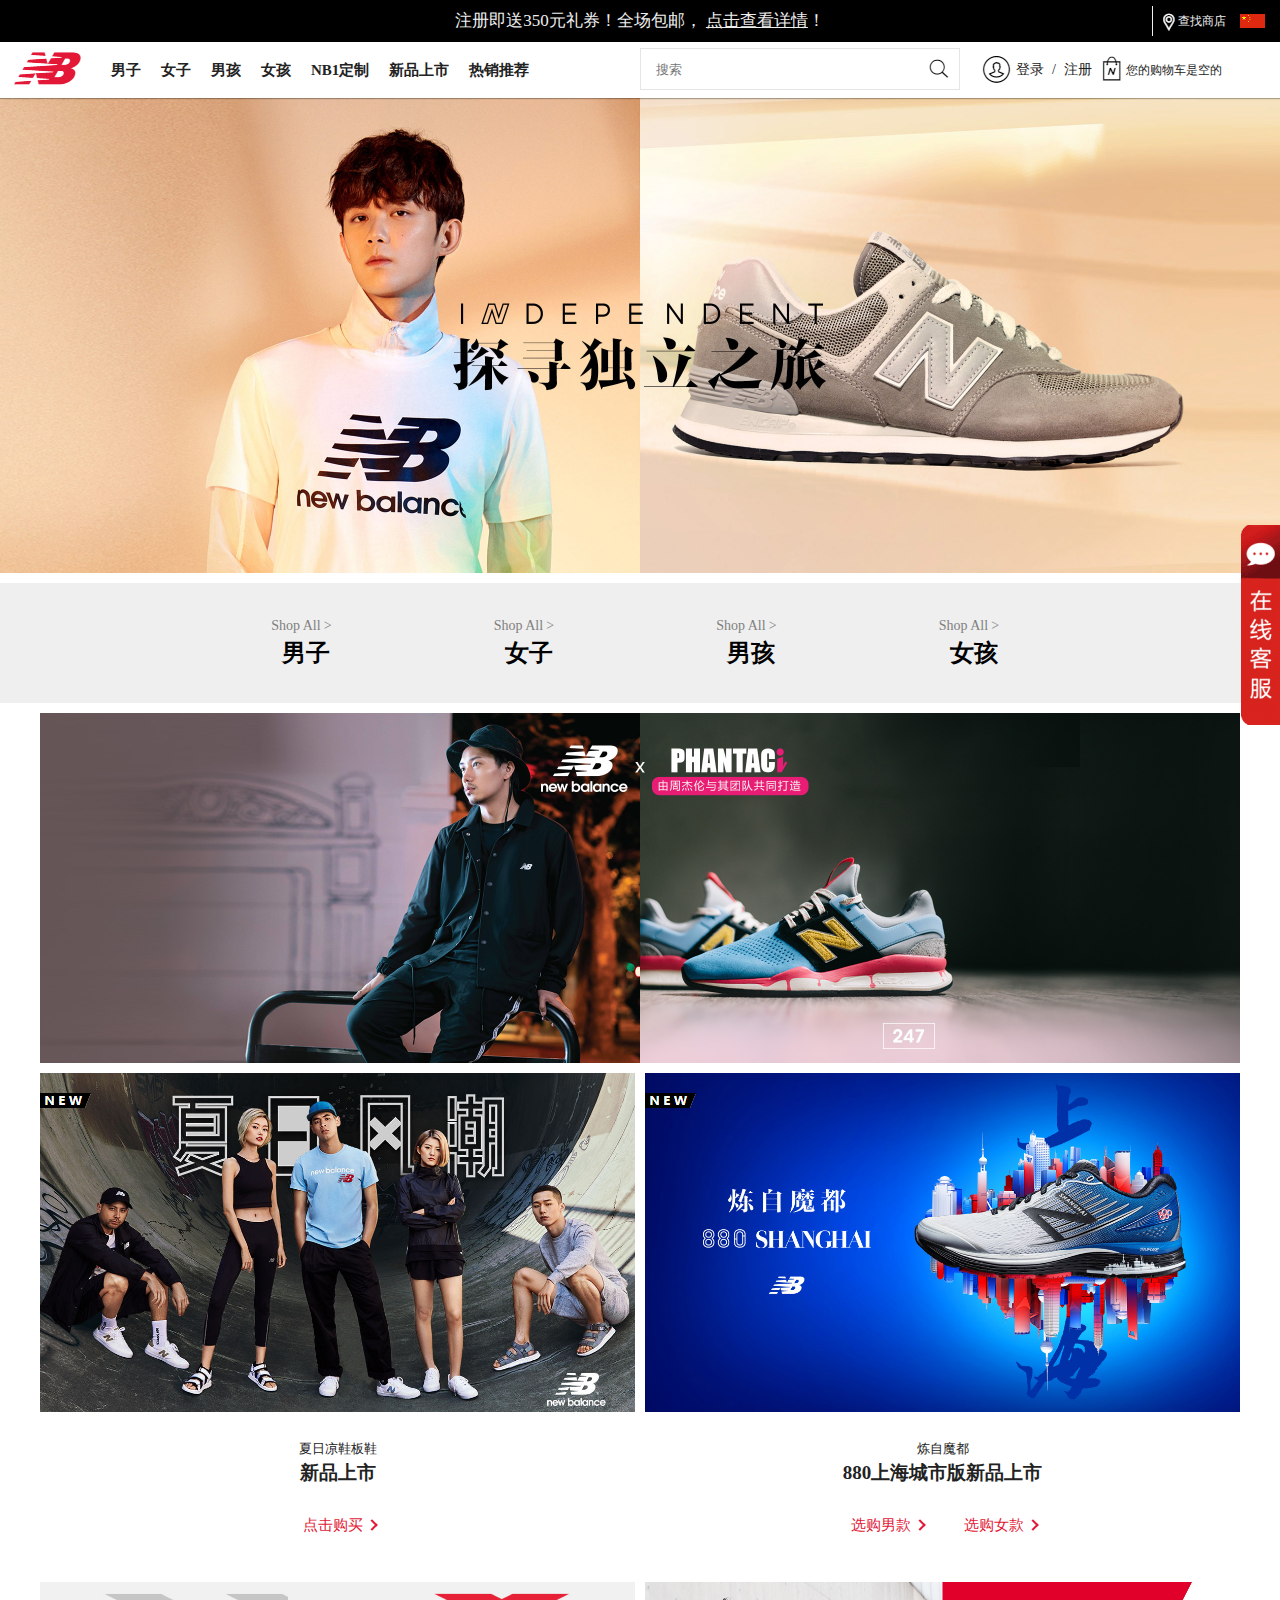
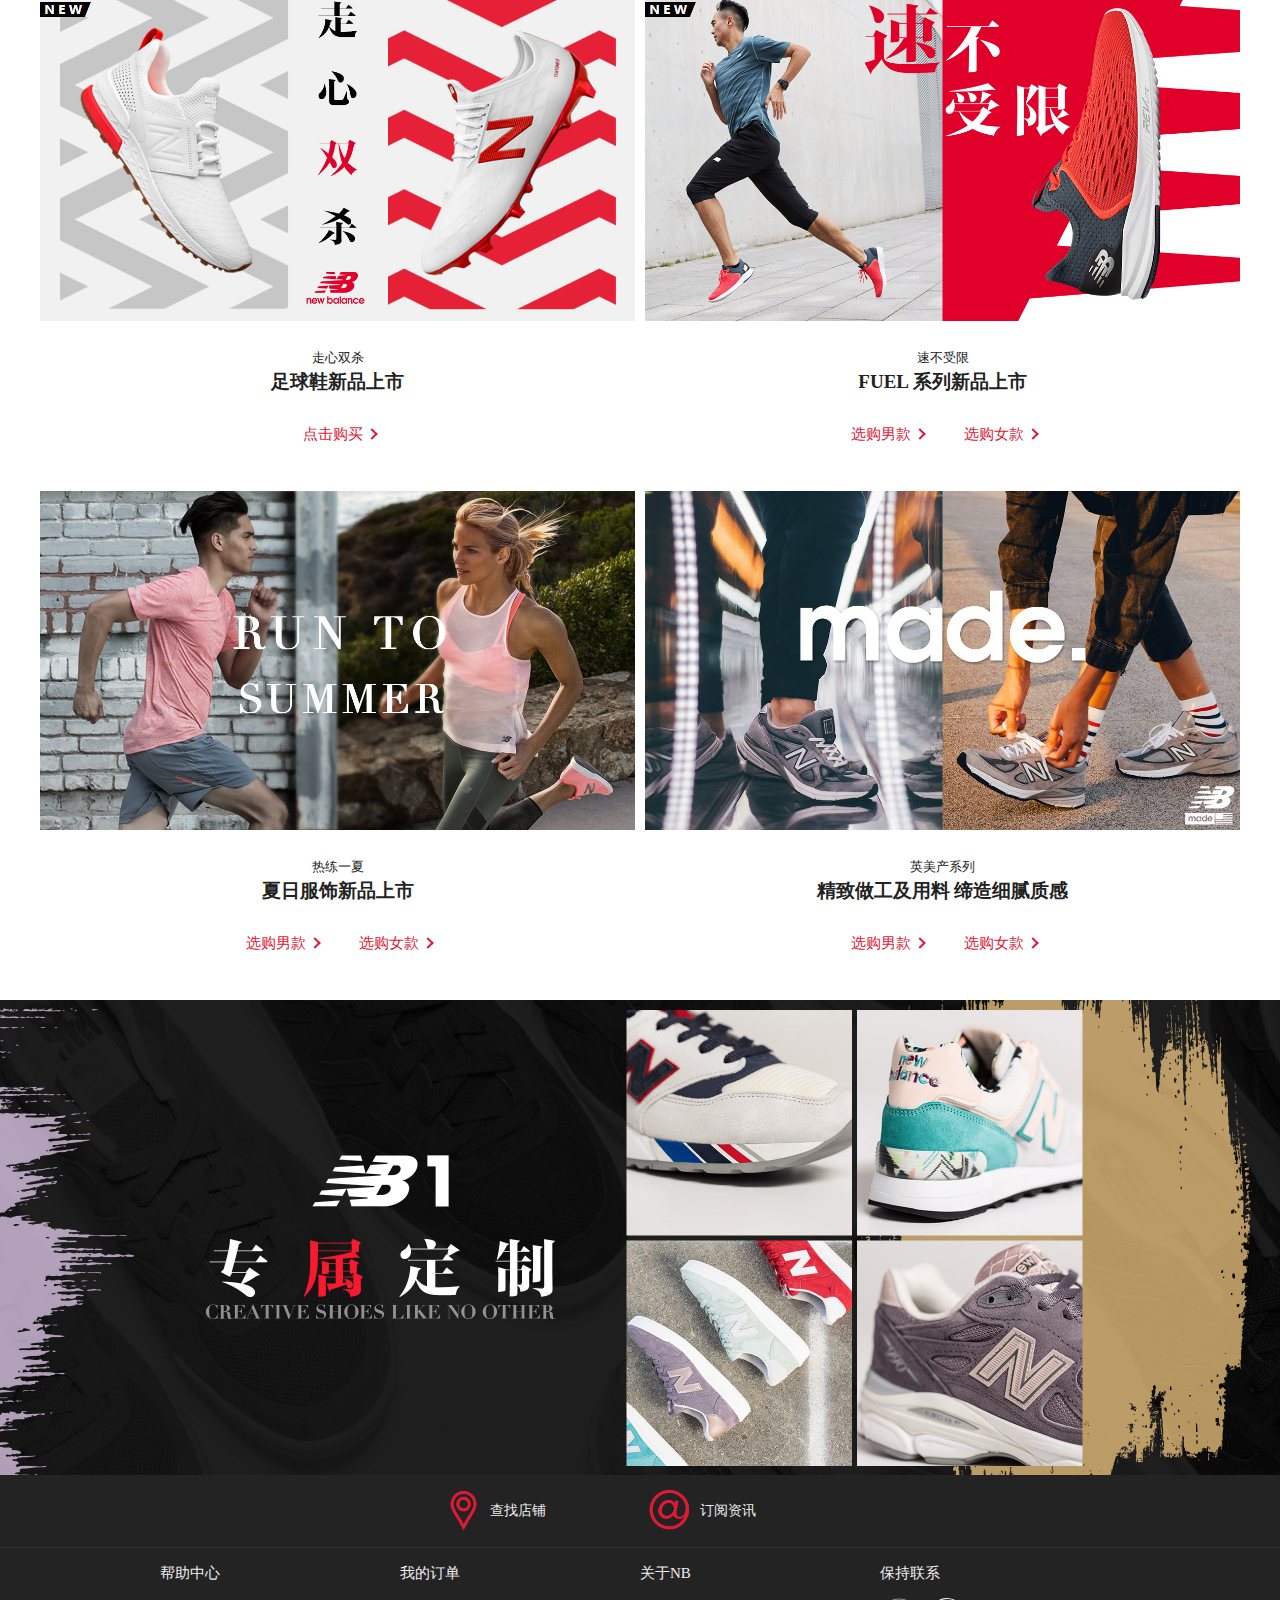
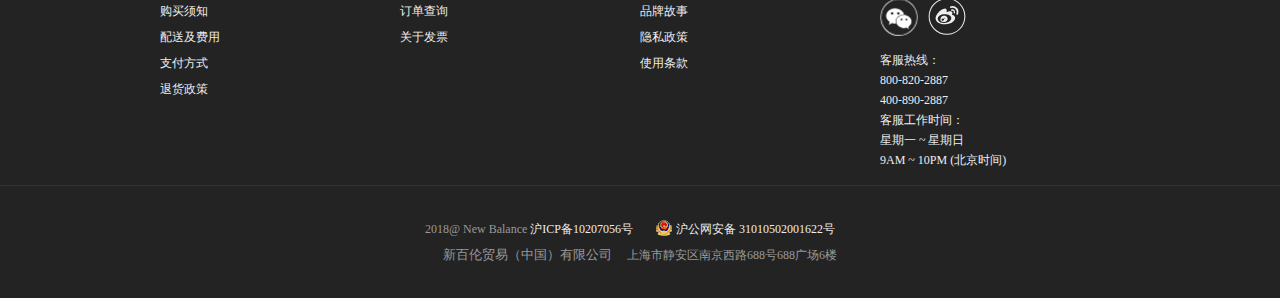
<file: index.html>
<!DOCTYPE html>
<html lang="zh">

<head>
    <meta charset="UTF-8">
    <meta name="viewport" content="width=device-width, initial-scale=1.0">
    <meta http-equiv="X-UA-Compatible" content="ie=edge">
    <title>New Balance中国官方商城</title>
    <link rel="shortcut icon" href="favicon.ico" type="image/x-icon">
    <link rel="stylesheet" href="css/share.css">
    <link rel="stylesheet" href="css/index.css">
</head>

<body>
    <!-- 头部广告 -->
    <header>
        <div class="hd-ad">
            <a href="#">注册即送350元礼券！全场包邮，
                <span>点击查看详情</span>！</a>
        </div>
        <div class="hd-location">
            <span class="line"></span>
            <a href="#" class="findstore">
                <span>查找商店</span>
            </a>
            <a href="#" class="flag"></a>
        </div>
    </header>
    <!-- 导航栏开始 -->
    <div class="navbar clearfix">
        <div class="logo">
            <a href="index.html"></a>
        </div>
        <nav>
            <ul class="clearfix xiala-nav">
                <li class="li">
                    <a href="page/male.html">男子</a>
                    <div class="hidden-box">
                        <div class="hid-list-box male l-box">
                            <ul class="light">
                                <li>
                                    <a href="">鞋子</a>
                                </li>
                                <li>
                                    <a href="">凉鞋</a>
                                </li>
                                <li>
                                    <a href="">休闲</a>
                                </li>
                                <li>
                                    <a href="">跑步</a>
                                </li>
                                <li>
                                    <a href="">滑板</a>
                                </li>
                                <li>
                                    <a href="">训练</a>
                                </li>
                                <li>
                                    <a href="">英美产</a>
                                </li>
                                <li>
                                    <a href="">查看所有 鞋子</a>
                                </li>
                            </ul>
                            <ul class="light">
                                <li>
                                    <a href="">服装/配饰</a>
                                </li>
                                <li>
                                    <a href="">T恤/背心</a>
                                </li>
                                <li>
                                    <a href="">套头卫衣</a>
                                </li>
                                <li>
                                    <a href="">外套</a>
                                </li>
                                <li>
                                    <a href="">运动上衣</a>
                                </li>
                                <li>
                                    <a href="">短裤</a>
                                </li>
                                <li>
                                    <a href="">休闲裤装</a>
                                </li>
                                <li>
                                    <a href="">运动裤装</a>
                                </li>
                                <li>
                                    <a href="">配件/装配</a>
                                </li>
                                <li>
                                    <a href="">查看所有 服装/配饰</a>
                                </li>
                            </ul>
                            <ul class="blod">
                                <li>
                                    <a href="">专题推荐</a>
                                </li>
                                <li>
                                    <a href="">限量款发售</a>
                                </li>
                                <li>
                                    <a href="">利物浦系列</a>
                                </li>
                                <li>
                                    <a href="">伦敦马拉松</a>
                                </li>
                                <li>
                                    <a href="">NB X J.CREW</a>
                                </li>
                            </ul>
                            <ul class="hd-img-list">
                                <li>
                                    <a href="">
                                        <div class="img"></div>
                                        <p>574 SPORT系列</p>
                                    </a>
                                </li>
                                <li>
                                    <a href="">
                                        <div class="img"></div>
                                        <p>Fresh Foam Lazr系列</p>
                                    </a>
                                </li>
                                <li>
                                    <a href="">
                                        <div class="img"></div>
                                        <p>Fresh Foam 1080 </p>
                                    </a>
                                </li>
                            </ul>
                        </div>
                    </div>
                </li>
                <li class="li">
                    <a href="page/female.html">女子</a>
                    <div class="hidden-box">
                        <div class="hid-list-box female l-box clearfix">
                            <ul class="light">
                                <li>
                                    <a href="">鞋子</a>
                                </li>
                                <li>
                                    <a href="">凉鞋</a>
                                </li>
                                <li>
                                    <a href="">休闲</a>
                                </li>
                                <li>
                                    <a href="">训练</a>
                                </li>
                                <li>
                                    <a href="">跑步</a>
                                </li>
                                <li>
                                    <a href="">英美产</a>
                                </li>
                                <li>
                                    <a href="">中性款</a>
                                </li>
                                <li>
                                    <a href="">查看所有 鞋子</a>
                                </li>
                            </ul>
                            <ul class="light">
                                <li>
                                    <a href="">服装/配饰</a>
                                </li>
                                <li>
                                    <a href="">T恤/背心</a>
                                </li>
                                <li>
                                    <a href="">套头卫衣</a>
                                </li>
                                <li>
                                    <a href="">外套/夹克</a>
                                </li>
                                <li>
                                    <a href="">运动上衣</a>
                                </li>
                                <li>
                                    <a href="">运动内衣</a>
                                </li>
                                <li>
                                    <a href="">短裤/短裙</a>
                                </li>
                                <li>
                                    <a href="">休闲裤装</a>
                                </li>
                                <li>
                                    <a href="">运动裤装</a>
                                </li>
                                <li>
                                    <a href="">配件/装配</a>
                                </li>
                                <li>
                                    <a href="">查看所有 服装/配饰</a>
                                </li>
                            </ul>
                            <ul class="blod">
                                <li>
                                    <a href="">专题推荐</a>
                                </li>
                                <li>
                                    <a href="">女子训练系列</a>
                                </li>
                                <li>
                                    <a href="">迪士尼合作款</a>
                                </li>
                                <li>
                                    <a href="">伦敦马拉松</a>
                                </li>
                                <li>
                                    <a href="">限量发售款</a>
                                </li>
                                <li>
                                    <a href="">NB WOMEN 女子精选</a>
                                </li>
                                <li>
                                    <a href="">NB X J.CREW</a>
                                </li>
                            </ul>
                            <ul class="hd-img-list">
                                <li>
                                    <a href="">
                                        <div class="img"></div>
                                        <p>574 SPORT系列</p>
                                    </a>
                                </li>
                                <li>
                                    <a href="">
                                        <div class="img"></div>
                                        <p>Fresh Foam Lazr系列</p>
                                    </a>
                                </li>
                                <li>
                                    <a href="">
                                        <div class="img"></div>
                                        <p>Fresh Foam 1080</p>
                                    </a>
                                </li>
                            </ul>
                        </div>
                    </div>
                </li>
                <li class="li">
                    <a href="page/male.html">男孩</a>
                    <div class="hidden-box">
                        <div class="hid-list-box boy">
                            <ul class="light">
                                <li>
                                    <a href="">鞋子</a>
                                </li>
                                <li>
                                    <a href="">凉鞋</a>
                                </li>
                                <li>
                                    <a href="">跑步</a>
                                </li>
                                <li>
                                    <a href="">小童（0-4岁）</a>
                                </li>
                                <li>
                                    <a href="">中童（4-7岁）</a>
                                </li>
                                <li>
                                    <a href="">大童（7-14岁）</a>
                                </li>
                            </ul>
                            <ul class="hd-img-list">
                                <li>
                                    <a href="">
                                        <div class="img"></div>
                                        <p>574 SPORT系列</p>
                                    </a>
                                </li>
                                <li>
                                    <a href="">
                                        <div class="img"></div>
                                        <p>Fresh Foam Lazr系列</p>
                                    </a>
                                </li>
                                <li>
                                    <a href="">
                                        <div class="img"></div>
                                        <p>Fresh Foam 1080</p>
                                    </a>
                                </li>
                            </ul>
                        </div>
                    </div>
                </li>
                <li class="li">
                    <a href="page/female.html">女孩</a>
                    <div class="hidden-box">
                        <div class="hid-list-box girl">
                            <ul class="light">
                                <li>
                                    <a href="">鞋子</a>
                                </li>
                                <li>
                                    <a href="">凉鞋</a>
                                </li>
                                <li>
                                    <a href="">跑步</a>
                                </li>
                                <li>
                                    <a href="">小童（0-4岁）</a>
                                </li>
                                <li>
                                    <a href="">中童（4-7岁）</a>
                                </li>
                                <li>
                                    <a href="">大童（7-14岁）</a>
                                </li>
                            </ul>
                            <ul class="hd-img-list">
                                <li>
                                    <a href="">
                                        <div class="img"></div>
                                        <p>574 SPORT系列</p>
                                    </a>
                                </li>
                                <li>
                                    <a href="">
                                        <div class="img"></div>
                                        <p>Fresh Foam Lazr系列</p>
                                    </a>
                                </li>
                                <li>
                                    <a href="">
                                        <div class="img"></div>
                                        <p>Fresh Foam 1080</p>
                                    </a>
                                </li>
                            </ul>
                        </div>
                    </div>
                </li>
                <li class="li">
                    <a href="#">NB1定制</a>
                    <div class="hidden-box">
                        <div class="hid-list-box nb1">
                            <div class="male-ding">
                                <h3>男士定制</h3>
                                <a href="">
                                    <img src="img/shoe-img-300.jpg" alt="">
                                    <p>300</p>
                                </a>
                                <a href="">
                                    <img src="img/shoe-img-574.jpg" alt="">
                                    <p>574</p>
                                </a>
                                <a href="">
                                    <img src="img/shoe-img-990.jpg" alt="">
                                    <p>990</p>
                                </a>
                                <a href="">
                                    <img src="img/shoe-img-998.jpg" alt="">
                                    <p>998</p>
                                </a>
                            </div>
                            <div class="female-ding">
                                <h3>女士定制</h3>
                                <a href="">
                                    <img src="img/shoe-img-300.jpg" alt="">
                                    <p>300</p>
                                </a>
                                <a href="">
                                    <img src="img/shoe-img-574.jpg" alt="">
                                    <p>574</p>
                                </a>
                                <a href="">
                                    <img src="img/shoe-img-990.jpg" alt="">
                                    <p>900</p>
                                </a>
                                <a href="">
                                    <img src="img/shoe-img-998.jpg" alt="">
                                    <p>980</p>
                                </a>
                            </div>
                            <div class="show-logo">
                                <a href="">
                                    <img src="img/subcat-powernav-evergreen-0801.jpg" alt="">
                                    <p>查看所有NB1鞋款</p>
                                </a>
                            </div>
                        </div>
                    </div>
                </li>
                <li class="li">
                    <a href="#">新品上市</a>
                    <div class="hidden-box">
                        <div class="hid-list-box">
                            <a href="page/male.html">男士新品</a>
                            <a href="page/female.html">女士新品</a>
                        </div>
                    </div>
                </li>
                <li class="li">
                    <a href="javascript:;">热销推荐</a>
                    <div class="hidden-box">
                        <div class="hid-list-box">
                            <a href="page/male.html">男士热销</a>
                            <a href="page/female.html">女士热销</a>
                        </div>
                    </div>
                </li>
            </ul>
        </nav>
        <div class="bar-right clearfix">
            <div class="hidden-logo">
                <a href="page/login.html" class="hd-my"></a>
                <a href="index.html" class="hd-logo"></a>
                <a href="" class="hd-menu"></a>
            </div>
            <div class="search-box">
                <form action="">
                    <input type="text" name="text" placeholder="搜索">
                    <input type="submit" value="">
                </form>
            </div>
            <div class="login-register">
                <a href="page/login.html">
                    <span class="login-ico"></span>
                    <span class="word">登录</span>
                </a>
                <a class="register" href="page/login.html">注册</a>
            </div>
            <div class="car">
                <a href="">
                    <span class="car-ico"></span>
                    <span class="car-words">您的购物车是空的</span>
                </a>
            </div>
        </div>
    </div>
    <!-- 导航栏结束 -->
    <!-- 顶部大图 -->
    <div class="big-img">
        <a href="page/shoes.html"></a>
    </div>
    <!-- 中部链接开始 -->
    <div class="center-nav">
        <ul class="clearfix">
            <li>
                <a href="page/male.html">
                    <p>Shop All</p>
                    <h3>男子</h3>
                </a>
            </li>
            <li>
                <a href="page/female.html">
                    <p>Shop All</p>
                    <h3>女子</h3>
                </a>
            </li>
            <li>
                <a href="page/male.html">
                    <p>Shop All</p>
                    <h3>男孩</h3>
                </a>
            </li>
            <li>
                <a href="page/female.html">
                    <p>Shop All</p>
                    <h3>女孩</h3>
                </a>
            </li>
        </ul>
    </div>
    <!-- 中部链接结束 -->
    <div class="content-dev">
        <a href="page/shoes.html" class="img-box"></a>
    </div>
    <!-- 商品列表开始 -->
    <div class="cell-list">
        <div class="cnt-box clearfix">
            <div class="bigbox1">
                <a class="img-cnt-box" href="page/shoes.html">
                    <div class="list-imgbox box1"></div>
                    <span class="new-logo"></span>
                    <div class="text-box">
                        <h4>夏日凉鞋板鞋</h4>
                        <h5>新品上市</h5>
                        <p>
                            <span>点击购买</span>
                        </p>
                    </div>
                </a>
            </div>
            <div class="bigbox2">
                <a class="img-cnt-box" href="page/shoes.html">
                    <div class="list-imgbox box2"></div>
                    <span class="new-logo"></span>
                </a>
                <div class="text-box">
                    <h4>炼自魔都</h4>
                    <h5>880上海城市版新品上市</h5>
                    <p>
                        <a href="page/male.html">选购男款</a>
                        <a href="page/female.html">选购女款</a>
                    </p>
                </div>
            </div>
        </div>
    </div>
    <div class="cell-list">
        <div class="cnt-box clearfix">
            <div class="bigbox1">
                <a class="img-cnt-box" href="page/shoes.html">
                    <div class="list-imgbox box3"></div>
                    <span class="new-logo"></span>
                    <div class="text-box">
                        <h4>走心双杀</h4>
                        <h5>足球鞋新品上市</h5>
                        <p>
                            <span>点击购买</span>
                        </p>
                    </div>
                </a>
            </div>
            <div class="bigbox2">
                <a class="img-cnt-box" href="page/shoes.html">
                    <div class="list-imgbox box4"></div>
                    <span class="new-logo"></span>
                </a>
                <div class="text-box">
                    <h4>速不受限</h4>
                    <h5>FUEL 系列新品上市</h5>
                    <p>
                        <a href="page/male.html">选购男款</a>
                        <a href="page/female.html">选购女款</a>
                    </p>
                </div>
            </div>
        </div>
    </div>
    <div class="cell-list">
        <div class="cnt-box clearfix">
            <div class="bigbox1">
                <a class="img-cnt-box" href="page/shoes.html">
                    <div class="list-imgbox box5"></div>
                </a>
                <div class="text-box">
                    <h4>热练一夏</h4>
                    <h5>夏日服饰新品上市</h5>
                    <p>
                        <a href="page/male.html">选购男款</a>
                        <a href="page/female.html">选购女款</a>
                    </p>
                </div>
            </div>
            <div class="bigbox2">
                <a class="img-cnt-box" href="page/shoes.html">
                    <div class="list-imgbox box6"></div>
                </a>
                <div class="text-box">
                    <h4>英美产系列</h4>
                    <h5>精致做工及用料 缔造细腻质感</h5>
                    <p>
                        <a href="page/male.html">选购男款</a>
                        <a href="page/female.html">选购女款</a>
                    </p>
                </div>
            </div>
        </div>
    </div>
    <!-- 商品列表结束 -->
    <!-- 底部大图 -->
    <div class="bottom-banner">
        <a href="#"></a>
    </div>
    <footer>
        <!-- PC端尾部结构开始 -->
        <div class="pc">
            <section class="ft-mark">
                <div class="bt-mark1">
                    <a href="">
                        <span>查找店铺</span>
                    </a>
                </div>
                <div class="bt-mark2">
                    <a href="">
                        <span>订阅资讯</span>
                    </a>
                </div>
            </section>
            <section class="ft-nav">
                <div class="ft-nav-box clearfix">
                    <div class="help">
                        <h5>帮助中心</h5>
                        <ul>
                            <li>
                                <a href="">购买须知</a>
                            </li>
                            <li>
                                <a href="">配送及费用</a>
                            </li>
                            <li>
                                <a href="">支付方式</a>
                            </li>
                            <li>
                                <a href="">退货政策</a>
                            </li>
                        </ul>
                    </div>
                    <div class="mylist">
                        <h5>我的订单</h5>
                        <ul>
                            <li>
                                <a href="">订单查询</a>
                            </li>
                            <li>
                                <a href="">关于发票</a>
                            </li>
                        </ul>
                    </div>
                    <div class="about-nb">
                        <h5>关于NB</h5>
                        <ul>
                            <li>
                                <a href="">品牌故事</a>
                            </li>
                            <li>
                                <a href="">隐私政策</a>
                            </li>
                            <li>
                                <a href="">使用条款</a>
                            </li>
                        </ul>
                    </div>
                    <div class="contact">
                        <h5>保持联系</h5>
                        <ul>
                            <li>
                                <a href="" class="weixin-ico"></a>
                                <a href="" class="weibo-ico"></a>
                            </li>
                            <li>客服热线：</li>
                            <li>800-820-2887</li>
                            <li>400-890-2887</li>
                            <li>客服工作时间：</li>
                            <li>星期一 ~ 星期日</li>
                            <li>9AM ~ 10PM (北京时间)</li>
                        </ul>
                    </div>
                </div>
            </section>
            <section class="copyright">
                <p>2018@ New Balance
                    <a href="">沪ICP备10207056号</a>
                    <a href="" class="beian">沪公网安备 31010502001622号 </a>
                </p>
                <p class="dizhi">
                    <span>新百伦贸易（中国）有限公司</span>上海市静安区南京西路688号688广场6楼</p>
            </section>
        </div>
        <!-- PC端尾部结构结束 -->
        <!-- 手机端尾部结构开始 -->
        <div class="phone">
            <section class="ph-mark">
                <a href="" class="ph-dianpu">查找店铺</a>
                <a href="" class="ph-dingyue">订阅资讯</a>
            </section>
            <section class="ph-nav">
                <a href="">帮助中心</a>
                <a href="">我的订单</a>
                <a href="">关于NB</a>
                <a href="">保持联系</a>
                <a href="">选择国家/地区</a>
            </section>
            <section class="ph-copright">
                <p>2018@ New Balance
                    <a href="">沪ICP备10207056号</a>
                </p>
                <p>
                    <a href="" class="beian">沪公网安备 31010502001622号 </a>
                </p>
                <p class="dizhi">
                    <span>新百伦贸易（中国）有限公司</span>
                </p>
                <p>上海市静安区南京西路688号688广场6楼</p>
            </section>
        </div>
        <!-- 手机端尾部结构结束 -->
    </footer>
    <div class="chat-img">
        <a href="">
            <img src="img/floating-chat-icon.png" alt="">
        </a>
    </div>
    <a href="#top" class="gotop"></a>
    <div class="meng"></div>
    <script src="js/index.js"></script>
</body>

</html>
</file>
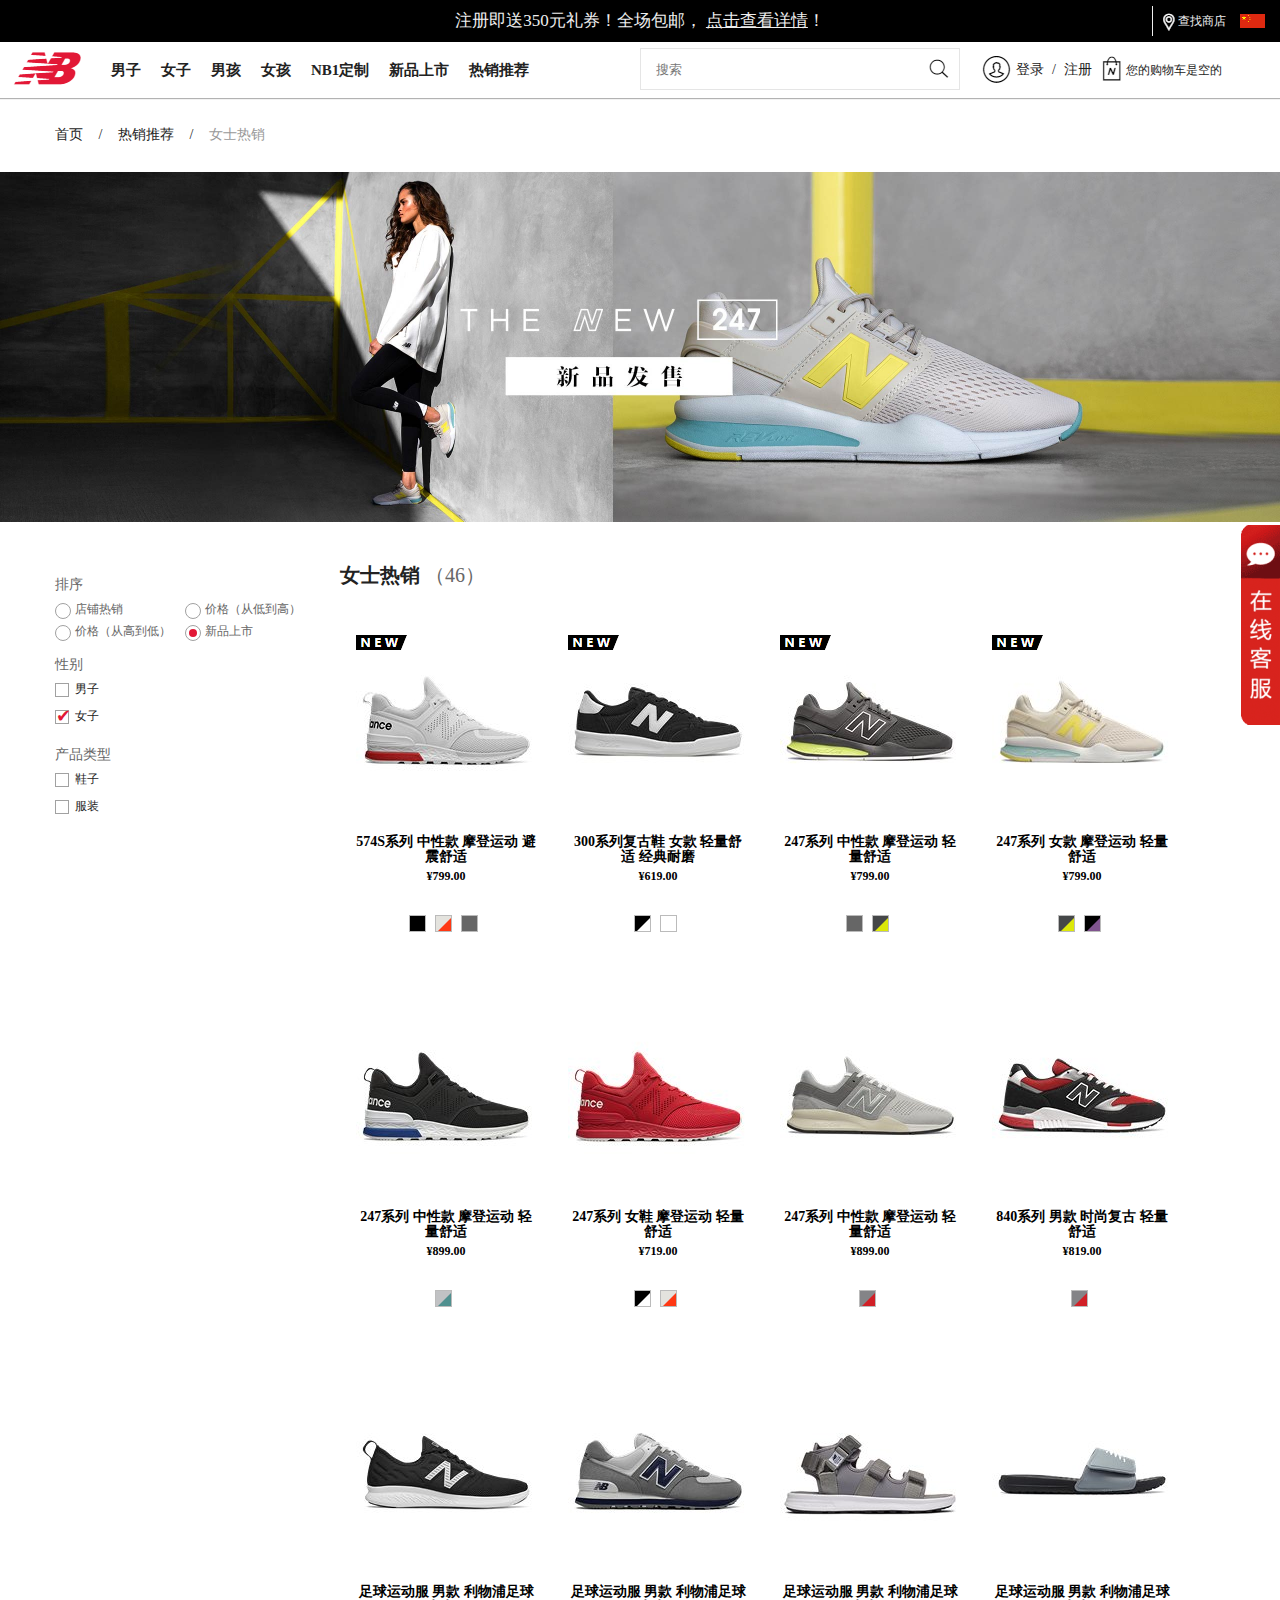
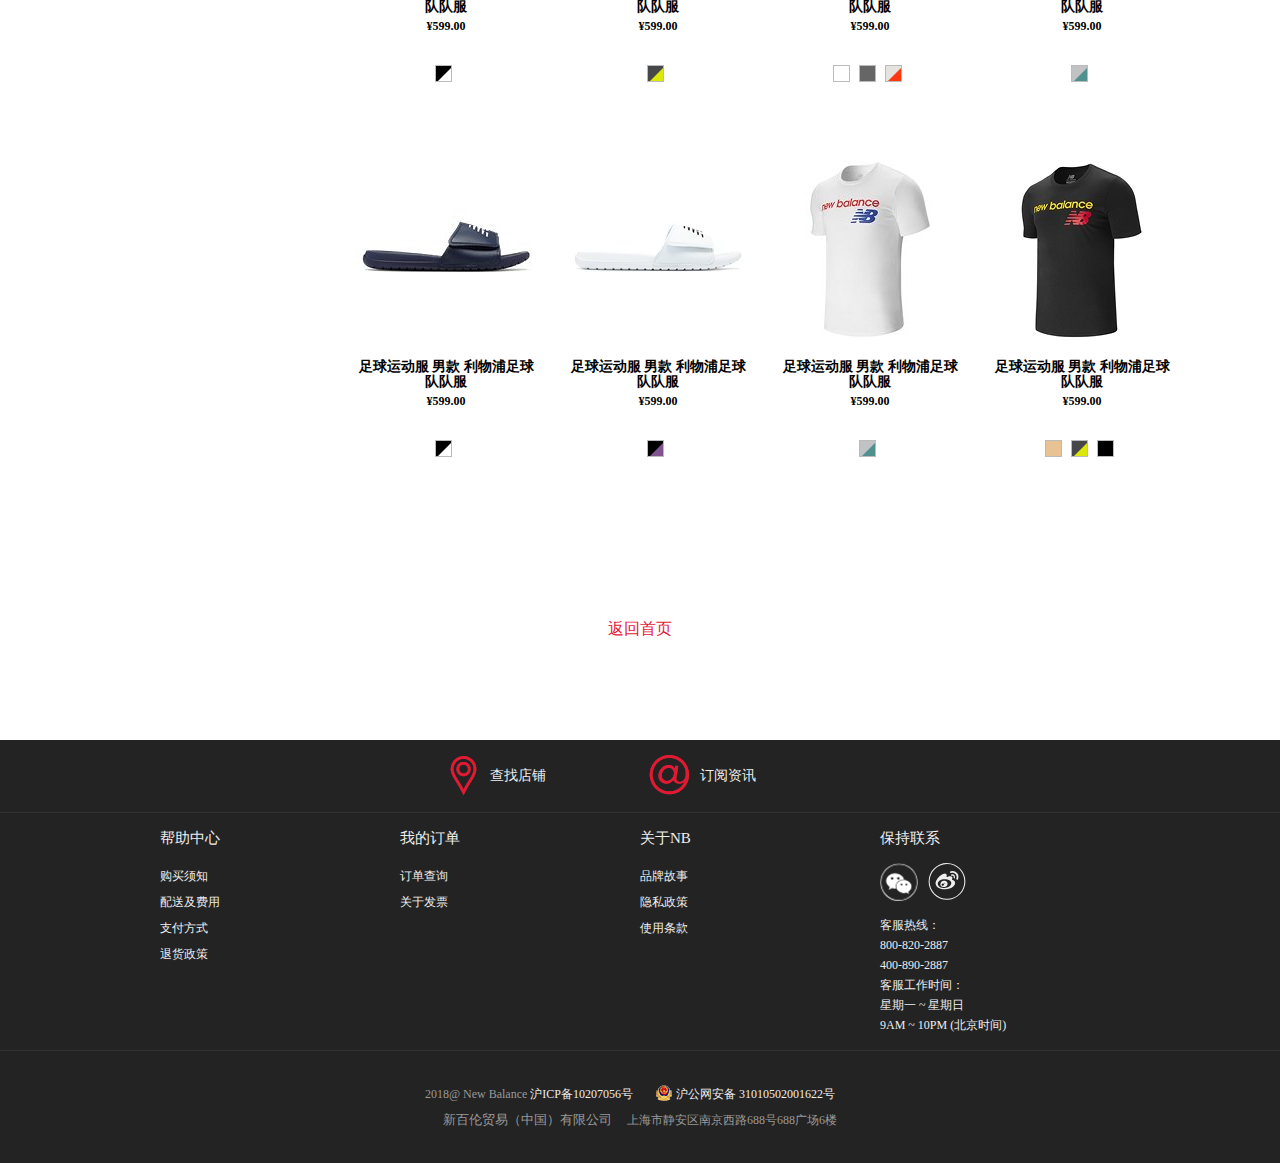
<file: page/female.html>
<!DOCTYPE html>
<html lang="zh">

<head>
    <meta charset="UTF-8">
    <meta name="viewport" content="width=device-width, initial-scale=1.0">
    <meta http-equiv="X-UA-Compatible" content="ie=edge">
    <title>女士热销</title>
    <link rel="shortcut icon" href="../favicon.ico" type="image/x-icon">
    <link rel="stylesheet" href="../css/share.css">
    <link rel="stylesheet" href="../css/hot.css">
</head>

<body>
    <!-- 头部广告 -->
    <header>
        <div class="hd-ad">
            <a href="">注册即送350元礼券！全场包邮，
                <span>点击查看详情</span>！</a>
        </div>
        <div class="hd-location">
            <span class="line"></span>
            <a href="" class="findstore">
                <span>查找商店</span>
            </a>
            <a href="" class="flag"></a>
        </div>
    </header>
    <!-- 导航栏 -->
    <div class="navbar clearfix">
        <div class="logo">
            <a href="../index.html"></a>
        </div>
        <nav>
            <ul class="clearfix xiala-nav">
                <li class="li">
                    <a href="male.html">男子</a>
                    <div class="hidden-box">
                        <div class="hid-list-box male l-box">
                            <ul class="light">
                                <li>
                                    <a href="">鞋子</a>
                                </li>
                                <li>
                                    <a href="">凉鞋</a>
                                </li>
                                <li>
                                    <a href="">休闲</a>
                                </li>
                                <li>
                                    <a href="">跑步</a>
                                </li>
                                <li>
                                    <a href="">滑板</a>
                                </li>
                                <li>
                                    <a href="">训练</a>
                                </li>
                                <li>
                                    <a href="">英美产</a>
                                </li>
                                <li>
                                    <a href="">查看所有 鞋子</a>
                                </li>
                            </ul>
                            <ul class="light">
                                <li>
                                    <a href="">服装/配饰</a>
                                </li>
                                <li>
                                    <a href="">T恤/背心</a>
                                </li>
                                <li>
                                    <a href="">套头卫衣</a>
                                </li>
                                <li>
                                    <a href="">外套</a>
                                </li>
                                <li>
                                    <a href="">运动上衣</a>
                                </li>
                                <li>
                                    <a href="">短裤</a>
                                </li>
                                <li>
                                    <a href="">休闲裤装</a>
                                </li>
                                <li>
                                    <a href="">运动裤装</a>
                                </li>
                                <li>
                                    <a href="">配件/装配</a>
                                </li>
                                <li>
                                    <a href="">查看所有 服装/配饰</a>
                                </li>
                            </ul>
                            <ul class="blod">
                                <li>
                                    <a href="">专题推荐</a>
                                </li>
                                <li>
                                    <a href="">限量款发售</a>
                                </li>
                                <li>
                                    <a href="">利物浦系列</a>
                                </li>
                                <li>
                                    <a href="">伦敦马拉松</a>
                                </li>
                                <li>
                                    <a href="">NB X J.CREW</a>
                                </li>
                            </ul>
                            <ul class="hd-img-list">
                                <li>
                                    <a href="">
                                        <div class="img"></div>
                                        <p>574 SPORT系列</p>
                                    </a>
                                </li>
                                <li>
                                    <a href="">
                                        <div class="img"></div>
                                        <p>Fresh Foam Lazr系列</p>
                                    </a>
                                </li>
                                <li>
                                    <a href="">
                                        <div class="img"></div>
                                        <p>Fresh Foam 1080</p>
                                    </a>
                                </li>
                            </ul>
                        </div>
                    </div>
                </li>
                <li class="li">
                    <a href="female.html">女子</a>
                    <div class="hidden-box">
                        <div class="hid-list-box female l-box clearfix">
                            <ul class="light">
                                <li>
                                    <a href="">鞋子</a>
                                </li>
                                <li>
                                    <a href="">凉鞋</a>
                                </li>
                                <li>
                                    <a href="">休闲</a>
                                </li>
                                <li>
                                    <a href="">训练</a>
                                </li>
                                <li>
                                    <a href="">跑步</a>
                                </li>
                                <li>
                                    <a href="">英美产</a>
                                </li>
                                <li>
                                    <a href="">中性款</a>
                                </li>
                                <li>
                                    <a href="">查看所有 鞋子</a>
                                </li>
                            </ul>
                            <ul class="light">
                                <li>
                                    <a href="">服装/配饰</a>
                                </li>
                                <li>
                                    <a href="">T恤/背心</a>
                                </li>
                                <li>
                                    <a href="">套头卫衣</a>
                                </li>
                                <li>
                                    <a href="">外套/夹克</a>
                                </li>
                                <li>
                                    <a href="">运动上衣</a>
                                </li>
                                <li>
                                    <a href="">运动内衣</a>
                                </li>
                                <li>
                                    <a href="">短裤/短裙</a>
                                </li>
                                <li>
                                    <a href="">休闲裤装</a>
                                </li>
                                <li>
                                    <a href="">运动裤装</a>
                                </li>
                                <li>
                                    <a href="">配件/装配</a>
                                </li>
                                <li>
                                    <a href="">查看所有 服装/配饰</a>
                                </li>
                            </ul>
                            <ul class="blod">
                                <li>
                                    <a href="">专题推荐</a>
                                </li>
                                <li>
                                    <a href="">女子训练系列</a>
                                </li>
                                <li>
                                    <a href="">迪士尼合作款</a>
                                </li>
                                <li>
                                    <a href="">伦敦马拉松</a>
                                </li>
                                <li>
                                    <a href="">限量发售款</a>
                                </li>
                                <li>
                                    <a href="">NB WOMEN 女子精选</a>
                                </li>
                                <li>
                                    <a href="">NB X J.CREW</a>
                                </li>
                            </ul>
                            <ul class="hd-img-list">
                                <li>
                                    <a href="">
                                        <div class="img"></div>
                                        <p>574 SPORT系列</p>
                                    </a>
                                </li>
                                <li>
                                    <a href="">
                                        <div class="img"></div>
                                        <p>Fresh Foam Lazr系列</p>
                                    </a>
                                </li>
                                <li>
                                    <a href="">
                                        <div class="img"></div>
                                        <p>Fresh Foam 1080</p>
                                    </a>
                                </li>
                            </ul>
                        </div>
                    </div>
                </li>
                <li class="li">
                    <a href="male.html">男孩</a>
                    <div class="hidden-box">
                        <div class="hid-list-box boy">
                            <ul class="light">
                                <li>
                                    <a href="">鞋子</a>
                                </li>
                                <li>
                                    <a href="">凉鞋</a>
                                </li>
                                <li>
                                    <a href="">跑步</a>
                                </li>
                                <li>
                                    <a href="">小童（0-4岁）</a>
                                </li>
                                <li>
                                    <a href="">中童（4-7岁）</a>
                                </li>
                                <li>
                                    <a href="">大童（7-14岁）</a>
                                </li>
                            </ul>
                            <ul class="hd-img-list">
                                <li>
                                    <a href="">
                                        <div class="img"></div>
                                        <p>574 SPORT系列</p>
                                    </a>
                                </li>
                                <li>
                                    <a href="">
                                        <div class="img"></div>
                                        <p>Fresh Foam Lazr系列</p>
                                    </a>
                                </li>
                                <li>
                                    <a href="">
                                        <div class="img"></div>
                                        <p>Fresh Foam 1080</p>
                                    </a>
                                </li>
                            </ul>
                        </div>
                    </div>
                </li>
                <li class="li">
                    <a href="female.html">女孩</a>
                    <div class="hidden-box">
                        <div class="hid-list-box girl">
                            <ul class="light">
                                <li>
                                    <a href="">鞋子</a>
                                </li>
                                <li>
                                    <a href="">凉鞋</a>
                                </li>
                                <li>
                                    <a href="">跑步</a>
                                </li>
                                <li>
                                    <a href="">小童（0-4岁）</a>
                                </li>
                                <li>
                                    <a href="">中童（4-7岁）</a>
                                </li>
                                <li>
                                    <a href="">大童（7-14岁）</a>
                                </li>
                            </ul>
                            <ul class="hd-img-list">
                                <li>
                                    <a href="">
                                        <div class="img"></div>
                                        <p>574 SPORT系列</p>
                                    </a>
                                </li>
                                <li>
                                    <a href="">
                                        <div class="img"></div>
                                        <p>Fresh Foam Lazr系列</p>
                                    </a>
                                </li>
                                <li>
                                    <a href="">
                                        <div class="img"></div>
                                        <p>Fresh Foam 1080</p>
                                    </a>
                                </li>
                            </ul>
                        </div>
                    </div>
                </li>
                <li class="li">
                    <a href="#">NB1定制</a>
                    <div class="hidden-box">
                        <div class="hid-list-box nb1">
                            <div class="male-ding">
                                <h3>男士定制</h3>
                                <a href="">
                                    <img src="../img/shoe-img-300.jpg" alt="">
                                    <p>300</p>
                                </a>
                                <a href="">
                                    <img src="../img/shoe-img-574.jpg" alt="">
                                    <p>574</p>
                                </a>
                                <a href="">
                                    <img src="../img/shoe-img-990.jpg" alt="">
                                    <p>990</p>
                                </a>
                                <a href="">
                                    <img src="../img/shoe-img-998.jpg" alt="">
                                    <p>998</p>
                                </a>
                            </div>
                            <div class="female-ding">
                                <h3>女士定制</h3>
                                <a href="">
                                    <img src="../img/shoe-img-300.jpg" alt="">
                                    <p>300</p>
                                </a>
                                <a href="">
                                    <img src="../img/shoe-img-574.jpg" alt="">
                                    <p>574</p>
                                </a>
                                <a href="">
                                    <img src="../img/shoe-img-990.jpg" alt="">
                                    <p>900</p>
                                </a>
                                <a href="">
                                    <img src="../img/shoe-img-998.jpg" alt="">
                                    <p>980</p>
                                </a>
                            </div>
                            <div class="show-logo">
                                <a href="">
                                    <img src="../img/subcat-powernav-evergreen-0801.jpg" alt="">
                                    <p>查看所有NB1鞋款</p>
                                </a>
                            </div>
                        </div>
                    </div>
                </li>
                <li class="li">
                    <a href="#">新品上市</a>
                    <div class="hidden-box">
                        <div class="hid-list-box">
                            <a href="male.html">男士新品</a>
                            <a href="female.html">女士新品</a>
                        </div>
                    </div>
                </li>
                <li class="li">
                    <a href="javascript:;">热销推荐</a>
                    <div class="hidden-box">
                        <div class="hid-list-box">
                            <a href="male.html">男士热销</a>
                            <a href="female.html">女士热销</a>
                        </div>
                    </div>
                </li>
            </ul>
        </nav>
        <div class="bar-right">
            <div class="hidden-logo">
                <a href="login.html" class="hd-my"></a>
                <a href="../index.html" class="hd-logo"></a>
                <a href="" class="hd-menu"></a>
            </div>
            <div class="search-box">
                <form action="">
                    <input type="text" name="text" placeholder="搜索">
                    <input type="submit" value="">
                </form>
            </div>
            <div class="login-register">
                <a href="login.html">
                    <span class="login-ico"></span>
                    <span class="word">登录</span>
                </a>
                <a class="register" href="login.html">注册</a>
            </div>
            <div class="car">
                <a href="">
                    <span class="car-ico"></span>
                    <span class="car-words">您的购物车是空的</span>
                </a>
            </div>
        </div>
    </div>
    <!-- 导航栏结束 -->
    <div class="local-container">
        <p>
            <a href="../index.html">首页</a>
            <span class="line">/</span>
            <a href="../index.html">热销推荐</a>
            <span class="line">/</span>
            <span class="this">女士热销</span>
        </p>
    </div>
    <!-- 页面大图 -->
    <div class="hot-big-img">
        <a href="" class="female"></a>
    </div>
    <div class="main clearfix">
        <!-- 侧边栏 -->
        <aside>
            <h3>排序</h3>
            <ul class="paixu clearfix">
                <li>
                    <a href="">店铺热销</a>
                </li>
                <li>
                    <a href="">价格（从低到高）</a>
                </li>
                <li>
                    <a href="">价格（从高到低）</a>
                </li>
                <li>
                    <a href="" class="on">新品上市</a>
                </li>
            </ul>
            <h3>性别</h3>
            <ul class="xuan sex clearfix">
                <li>
                    <a href="">男子</a>
                </li>
                <li>
                    <a href="" class="select">女子</a>
                </li>
            </ul>
            <h3>产品类型</h3>
            <ul class="xuan sale clearfix">
                <li>
                    <a href="">鞋子</a>
                </li>
                <li>
                    <a href="">服装</a>
                </li>
            </ul>
        </aside>
        <!-- 商品列表 -->
        <div class="sales-list">
            <h1>女士热销
                <span>（46）</span>
            </h1>
            <div class="main-cnt clearfix">
                <div class="cnt-list">
                    <a href="">
                        <img src="../img/nvxie1.jpeg" alt="">
                        <span class="new-logo"></span>
                        <p class="hid-text" title="EXPAND">快捷购</p>
                        <p class="text" title="574S系列 中性款 摩登运动 避震舒适">574S系列 中性款 摩登运动 避震舒适</p>
                    </a>
                    <p class="price">¥799.00</p>
                    <div class="change">
                        <a href="" class="black"></a>
                        <a href="" class="wh-red"></a>
                        <a href="" class="gray"></a>
                    </div>
                    <p class="hidden">鞋子 中性款</p>
                </div>

                <div class="cnt-list">
                    <a href="">
                        <img src="../img/nvxie4.jpeg" alt="">
                        <span class="new-logo"></span>
                        <p class="hid-text" title="EXPAND">快捷购</p>
                        <p class="text" title="300系列复古鞋 女款 轻量舒适 经典耐磨">300系列复古鞋 女款 轻量舒适 经典耐磨</p>
                    </a>
                    <p class="price">¥619.00</p>
                    <div class="change">
                        <a href="" class="bl-wh"></a>
                        <a href=""></a>
                    </div>
                    <p class="hidden">女鞋 CRT300系列</p>
                </div>

                <div class="cnt-list">
                    <a href="">
                        <img src="../img/nvxie5.jpeg" alt="">
                        <span class="new-logo"></span>
                        <p class="hid-text" title="EXPAND">快捷购</p>
                        <p class="text" title="247系列 中性款 摩登运动 轻量舒适">247系列 中性款 摩登运动 轻量舒适</p>
                    </a>
                    <p class="price">¥799.00</p>
                    <div class="change">
                        <a href="" class="gray"></a>
                        <a href="" class="gray-yel"></a>
                    </div>
                    <p class="hidden">鞋子 中性款</p>
                </div>

                <div class="cnt-list">
                    <a href="">
                        <img src="../img/nvxie6.jpeg" alt="">
                        <span class="new-logo"></span>
                        <p class="hid-text" title="EXPAND">快捷购</p>
                        <p class="text" title="247系列 女款 摩登运动 轻量舒适">247系列 女款 摩登运动 轻量舒适</p>
                    </a>
                    <p class="price">¥799.00</p>
                    <div class="change">
                        <a href="" class="gray-yel"></a>
                        <a href="" class="bl-p"></a>
                    </div>
                    <p class="hidden">女鞋 247系列</p>
                </div>

                <div class="cnt-list">
                    <a href="">
                        <img src="../img/nvxie2.jpeg" alt="">
                        <p class="hid-text" title="EXPAND">快捷购</p>
                        <p class="text" title="247系列 中性款 摩登运动 轻量舒适">247系列 中性款 摩登运动 轻量舒适</p>
                    </a>
                    <p class="price">¥899.00</p>
                    <div class="change">
                        <a href="" class="gray-g"></a>
                    </div>
                    <p class="hidden">鞋子 中性款</p>
                </div>

                <div class="cnt-list">
                    <a href="">
                        <img src="../img/nvxie3.jpeg" alt="">
                        <p class="hid-text" title="EXPAND">快捷购</p>
                        <p class="text" title="247系列 中性款 摩登运动 轻量舒适">247系列 女鞋 摩登运动 轻量舒适</p>
                    </a>
                    <p class="price">¥719.00</p>
                    <div class="change">
                        <a href="" class="bl-wh"></a>
                        <a href="" class="wh-red"></a>
                    </div>
                    <p class="hidden">女鞋 247系列</p>
                </div>

                <div class="cnt-list">
                    <a href="">
                        <img src="../img/xie4.jpeg" alt="">
                        <p class="hid-text" title="EXPAND">快捷购</p>
                        <p class="text" title="247系列 中性款 摩登运动 轻量舒适">247系列 中性款 摩登运动 轻量舒适</p>
                    </a>
                    <p class="price">¥899.00</p>
                    <div class="change">
                        <a href="" class="gray-red"></a>
                    </div>
                    <p class="hidden">鞋子 中性款</p>
                </div>

                <div class="cnt-list">
                    <a href="">
                        <img src="../img/xie5.jpeg" alt="">
                        <p class="hid-text" title="EXPAND">快捷购</p>
                        <p class="text" title="840系列 男款 时尚复古 轻量舒适">840系列 男款 时尚复古 轻量舒适</p>
                    </a>
                    <p class="price">¥819.00</p>
                    <div class="change">
                        <a href="" class="gray-red"></a>
                    </div>
                    <p class="hidden">男鞋 840系列</p>
                </div>

                <div class="cnt-list">
                    <a href="">
                        <img src="../img/xie6.jpeg" alt="">
                        <p class="hid-text" title="EXPAND">快捷购</p>
                        <p class="text">足球运动服 男款 利物浦足球队队服</p>
                    </a>
                    <p class="price">¥599.00</p>
                    <div class="change">
                        <a href="" class="bl-wh"></a>
                    </div>
                    <p class="hidden">男子 短袖上衣</p>
                </div>

                <div class="cnt-list">
                    <a href="">
                        <img src="../img/xie7.jpeg" alt="">
                        <p class="hid-text" title="EXPAND">快捷购</p>
                        <p class="text">足球运动服 男款 利物浦足球队队服</p>
                    </a>
                    <p class="price">¥599.00</p>
                    <div class="change">
                        <a href="" class="gray-yel"></a>
                    </div>
                    <p class="hidden">男子 短袖上衣</p>
                </div>

                <div class="cnt-list">
                    <a href="">
                        <img src="../img/xie8.jpeg" alt="">
                        <p class="hid-text" title="EXPAND">快捷购</p>
                        <p class="text">足球运动服 男款 利物浦足球队队服</p>
                    </a>
                    <p class="price">¥599.00</p>
                    <div class="change">
                        <a href=""></a>
                        <a href="" class="gray"></a>
                        <a href="" class="wh-red"></a>
                    </div>
                    <p class="hidden">男子 短袖上衣</p>
                </div>

                <div class="cnt-list">
                    <a href="">
                        <img src="../img/xie9.jpeg" alt="">
                        <p class="hid-text" title="EXPAND">快捷购</p>
                        <p class="text">足球运动服 男款 利物浦足球队队服</p>
                    </a>
                    <p class="price">¥599.00</p>
                    <div class="change">
                        <a href="" class="gray-g"></a>
                    </div>
                    <p class="hidden">男子 短袖上衣</p>
                </div>

                <div class="cnt-list">
                    <a href="">
                        <img src="../img/xie10.jpeg" alt="">
                        <p class="hid-text" title="EXPAND">快捷购</p>
                        <p class="text">足球运动服 男款 利物浦足球队队服</p>
                    </a>
                    <p class="price">¥599.00</p>
                    <div class="change">
                        <a href="" class="bl-wh"></a>
                    </div>
                    <p class="hidden">男子 短袖上衣</p>
                </div>

                <div class="cnt-list">
                    <a href="">
                        <img src="../img/xie11.jpeg" alt="">
                        <p class="hid-text" title="EXPAND">快捷购</p>
                        <p class="text">足球运动服 男款 利物浦足球队队服</p>
                    </a>
                    <p class="price">¥599.00</p>
                    <div class="change">
                        <a href="" class="bl-p"></a>
                    </div>
                    <p class="hidden">男子 短袖上衣</p>
                </div>

                <div class="cnt-list">
                    <a href="">
                        <img src="../img/yifu2.jpeg" alt="">
                        <p class="hid-text" title="EXPAND">快捷购</p>
                        <p class="text">足球运动服 男款 利物浦足球队队服</p>
                    </a>
                    <p class="price">¥599.00</p>
                    <div class="change">
                        <a href="" class="gray-g"></a>
                    </div>
                    <p class="hidden">男子 短袖上衣</p>
                </div>

                <div class="cnt-list">
                    <a href="">
                        <img src="../img/yifu3.jpeg" alt="">
                        <p class="hid-text" title="EXPAND">快捷购</p>
                        <p class="text">足球运动服 男款 利物浦足球队队服</p>
                    </a>
                    <p class="price">¥599.00</p>
                    <div class="change">
                        <a href="" class="fen"></a>
                        <a href="" class="gray-yel"></a>
                        <a href="" class="black"></a>
                    </div>
                    <p class="hidden">男子 短袖上衣</p>
                </div>
            </div>
        </div>
        <!-- 商品列表结束 -->
    </div>
    <div class="back">
        <a href="../index.html">返回首页</a>
    </div>
    <footer>
        <!-- PC端尾部开始 -->
        <div class="pc">
            <section class="ft-mark">
                <div class="bt-mark1">
                    <a href="">
                        <span>查找店铺</span>
                    </a>
                </div>
                <div class="bt-mark2">
                    <a href="">
                        <span>订阅资讯</span>
                    </a>
                </div>
            </section>
            <section class="ft-nav">
                <div class="ft-nav-box clearfix">
                    <div class="help">
                        <h5>帮助中心</h5>
                        <ul>
                            <li>
                                <a href="">购买须知</a>
                            </li>
                            <li>
                                <a href="">配送及费用</a>
                            </li>
                            <li>
                                <a href="">支付方式</a>
                            </li>
                            <li>
                                <a href="">退货政策</a>
                            </li>
                        </ul>
                    </div>
                    <div class="mylist">
                        <h5>我的订单</h5>
                        <ul>
                            <li>
                                <a href="">订单查询</a>
                            </li>
                            <li>
                                <a href="">关于发票</a>
                            </li>
                        </ul>
                    </div>
                    <div class="about-nb">
                        <h5>关于NB</h5>
                        <ul>
                            <li>
                                <a href="">品牌故事</a>
                            </li>
                            <li>
                                <a href="">隐私政策</a>
                            </li>
                            <li>
                                <a href="">使用条款</a>
                            </li>
                        </ul>
                    </div>
                    <div class="contact">
                        <h5>保持联系</h5>
                        <ul>
                            <li>
                                <a href="" class="weixin-ico"></a>
                                <a href="" class="weibo-ico"></a>
                            </li>
                            <li>客服热线：</li>
                            <li>800-820-2887</li>
                            <li>400-890-2887</li>
                            <li>客服工作时间：</li>
                            <li>星期一 ~ 星期日</li>
                            <li>9AM ~ 10PM (北京时间)</li>
                        </ul>
                    </div>
                </div>
            </section>
            <section class="copyright">
                <p>2018@ New Balance
                    <a href="">沪ICP备10207056号</a>
                    <a href="" class="beian">沪公网安备 31010502001622号 </a>
                </p>
                <p class="dizhi">
                    <span>新百伦贸易（中国）有限公司</span>上海市静安区南京西路688号688广场6楼</p>
            </section>
        </div>
        <!-- PC端结构结束 -->
        <!-- 手机端尾部结构开始 -->
        <div class="phone">
            <section class="ph-mark">
                <a href="" class="ph-dianpu">查找店铺</a>
                <a href="" class="ph-dingyue">订阅资讯</a>
            </section>
            <section class="ph-nav">
                <a href="">帮助中心</a>
                <a href="">我的订单</a>
                <a href="">关于NB</a>
                <a href="">保持联系</a>
                <a href="">选择国家/地区</a>
            </section>
            <section class="ph-copright">
                <p>2018@ New Balance
                    <a href="">沪ICP备10207056号</a>
                </p>
                <p>
                    <a href="" class="beian">沪公网安备 31010502001622号 </a>
                </p>
                <p class="dizhi">
                    <span>新百伦贸易（中国）有限公司</span>
                </p>
                <p>上海市静安区南京西路688号688广场6楼</p>
            </section>
        </div>
    </footer>
    <div class="chat-img">
        <a href="">
            <img src="../img/floating-chat-icon.png" alt="">
        </a>
    </div>
    <a href="#top" class="gotop"></a>
    <div class="meng"></div>
    <script src="../js/index.js"></script>
    <script src="../js/hot.js"></script>
</body>

</html>
</file>
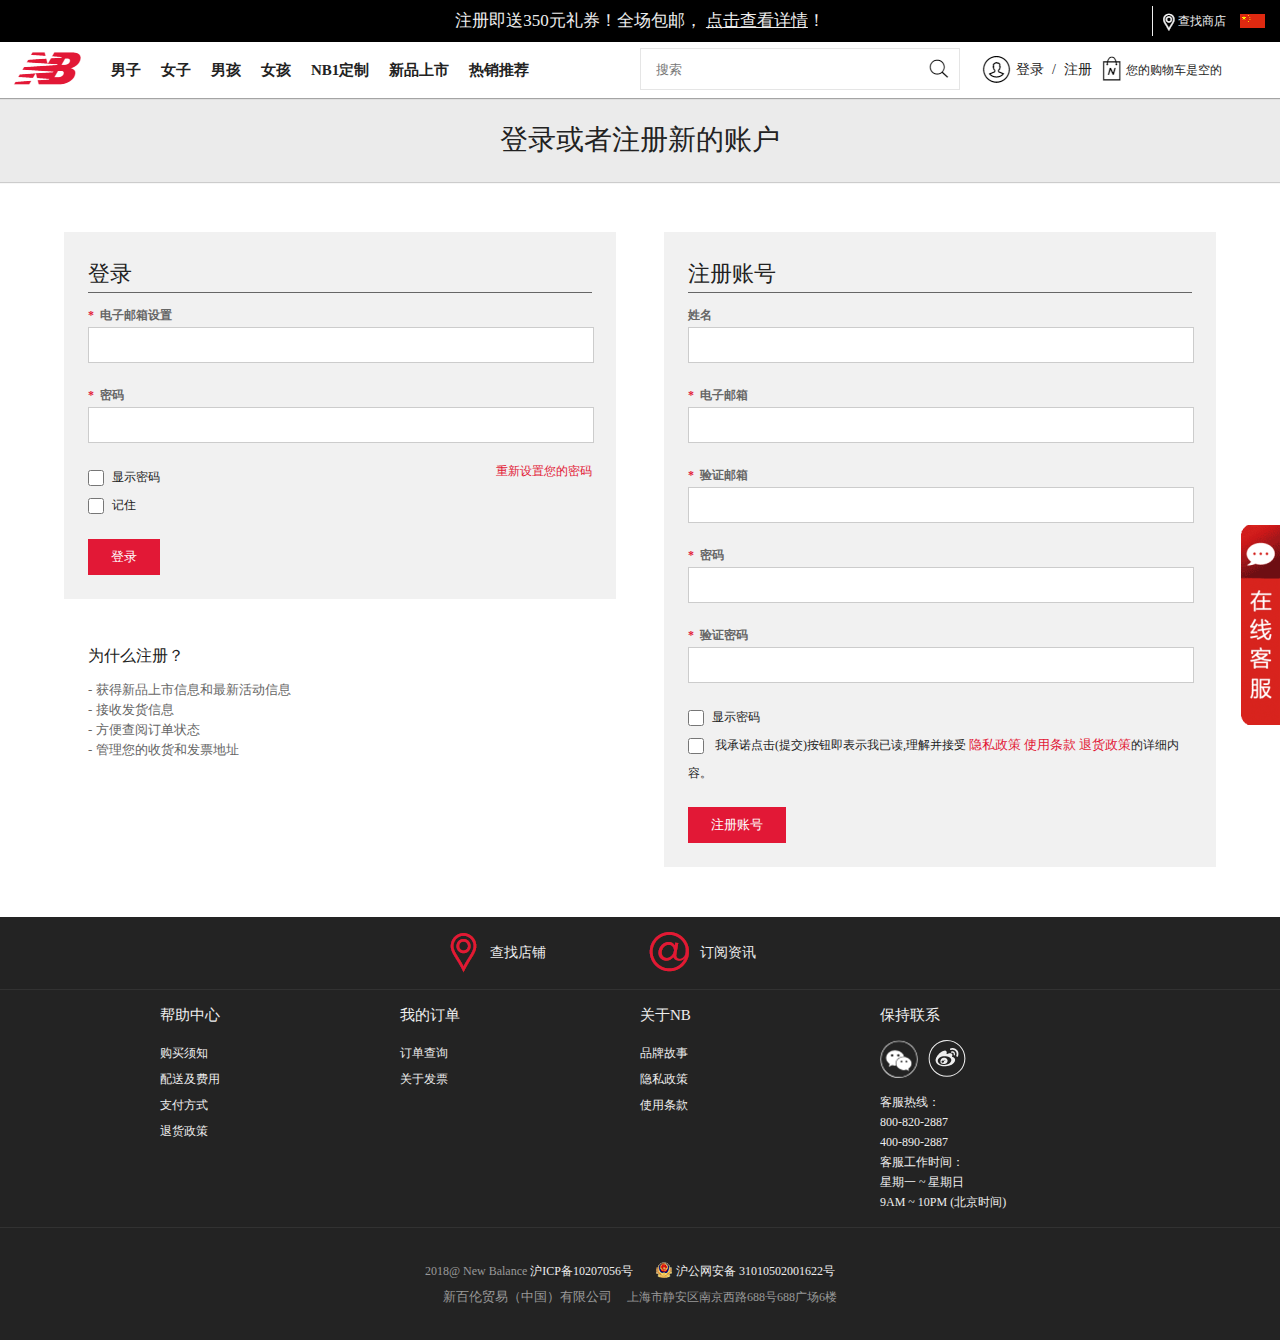
<file: page/login.html>
<!DOCTYPE html>
<html lang="zh">

<head>
    <meta charset="UTF-8">
    <meta name="viewport" content="width=device-width, initial-scale=1.0">
    <meta http-equiv="X-UA-Compatible" content="ie=edge">
    <title>Log In or Create NB Account</title>
    <link rel="shortcut icon" href="../favicon.ico" type="image/x-icon">
    <link rel="stylesheet" href="../css/share.css">
    <link rel="stylesheet" href="../css/login.css">
</head>

<body>
    <header>
        <div class="hd-ad">
            <a href="">注册即送350元礼券！全场包邮，
                <span>点击查看详情</span>！</a>
        </div>
        <div class="hd-location">
            <span class="line"></span>
            <a href="" class="findstore">
                <span>查找商店</span>
            </a>
            <a href="" class="flag"></a>
        </div>
    </header>
    <!-- 导航栏 -->
    <div class="navbar clearfix">
        <div class="logo">
            <a href="../index.html"></a>
        </div>
        <nav>
            <ul class="clearfix xiala-nav">
                <li class="li">
                    <a href="male.html">男子</a>
                    <div class="hidden-box">
                        <div class="hid-list-box male l-box">
                            <ul class="light">
                                <li>
                                    <a href="">鞋子</a>
                                </li>
                                <li>
                                    <a href="">凉鞋</a>
                                </li>
                                <li>
                                    <a href="">休闲</a>
                                </li>
                                <li>
                                    <a href="">跑步</a>
                                </li>
                                <li>
                                    <a href="">滑板</a>
                                </li>
                                <li>
                                    <a href="">训练</a>
                                </li>
                                <li>
                                    <a href="">英美产</a>
                                </li>
                                <li>
                                    <a href="">查看所有 鞋子</a>
                                </li>
                            </ul>
                            <ul class="light">
                                <li>
                                    <a href="">服装/配饰</a>
                                </li>
                                <li>
                                    <a href="">T恤/背心</a>
                                </li>
                                <li>
                                    <a href="">套头卫衣</a>
                                </li>
                                <li>
                                    <a href="">外套</a>
                                </li>
                                <li>
                                    <a href="">运动上衣</a>
                                </li>
                                <li>
                                    <a href="">短裤</a>
                                </li>
                                <li>
                                    <a href="">休闲裤装</a>
                                </li>
                                <li>
                                    <a href="">运动裤装</a>
                                </li>
                                <li>
                                    <a href="">配件/装配</a>
                                </li>
                                <li>
                                    <a href="">查看所有 服装/配饰</a>
                                </li>
                            </ul>
                            <ul class="blod">
                                <li>
                                    <a href="">专题推荐</a>
                                </li>
                                <li>
                                    <a href="">限量款发售</a>
                                </li>
                                <li>
                                    <a href="">利物浦系列</a>
                                </li>
                                <li>
                                    <a href="">伦敦马拉松</a>
                                </li>
                                <li>
                                    <a href="">NB X J.CREW</a>
                                </li>
                            </ul>
                            <ul class="hd-img-list">
                                <li>
                                    <a href="">
                                        <div class="img"></div>
                                        <p>574 SPORT系列</p>
                                    </a>
                                </li>
                                <li>
                                    <a href="">
                                        <div class="img"></div>
                                        <p>Fresh Foam Lazr系列</p>
                                    </a>
                                </li>
                                <li>
                                    <a href="">
                                        <div class="img"></div>
                                        <p>Fresh Foam 1080</p>
                                    </a>
                                </li>
                            </ul>
                        </div>
                    </div>
                </li>
                <li class="li">
                    <a href="female.html">女子</a>
                    <div class="hidden-box">
                        <div class="hid-list-box female l-box clearfix">
                            <ul class="light">
                                <li>
                                    <a href="">鞋子</a>
                                </li>
                                <li>
                                    <a href="">凉鞋</a>
                                </li>
                                <li>
                                    <a href="">休闲</a>
                                </li>
                                <li>
                                    <a href="">训练</a>
                                </li>
                                <li>
                                    <a href="">跑步</a>
                                </li>
                                <li>
                                    <a href="">英美产</a>
                                </li>
                                <li>
                                    <a href="">中性款</a>
                                </li>
                                <li>
                                    <a href="">查看所有 鞋子</a>
                                </li>
                            </ul>
                            <ul class="light">
                                <li>
                                    <a href="">服装/配饰</a>
                                </li>
                                <li>
                                    <a href="">T恤/背心</a>
                                </li>
                                <li>
                                    <a href="">套头卫衣</a>
                                </li>
                                <li>
                                    <a href="">外套/夹克</a>
                                </li>
                                <li>
                                    <a href="">运动上衣</a>
                                </li>
                                <li>
                                    <a href="">运动内衣</a>
                                </li>
                                <li>
                                    <a href="">短裤/短裙</a>
                                </li>
                                <li>
                                    <a href="">休闲裤装</a>
                                </li>
                                <li>
                                    <a href="">运动裤装</a>
                                </li>
                                <li>
                                    <a href="">配件/装配</a>
                                </li>
                                <li>
                                    <a href="">查看所有 服装/配饰</a>
                                </li>
                            </ul>
                            <ul class="blod">
                                <li>
                                    <a href="">专题推荐</a>
                                </li>
                                <li>
                                    <a href="">女子训练系列</a>
                                </li>
                                <li>
                                    <a href="">迪士尼合作款</a>
                                </li>
                                <li>
                                    <a href="">伦敦马拉松</a>
                                </li>
                                <li>
                                    <a href="">限量发售款</a>
                                </li>
                                <li>
                                    <a href="">NB WOMEN 女子精选</a>
                                </li>
                                <li>
                                    <a href="">NB X J.CREW</a>
                                </li>
                            </ul>
                            <ul class="hd-img-list">
                                <li>
                                    <a href="">
                                        <div class="img"></div>
                                        <p>574 SPORT系列</p>
                                    </a>
                                </li>
                                <li>
                                    <a href="">
                                        <div class="img"></div>
                                        <p>Fresh Foam Lazr系列</p>
                                    </a>
                                </li>
                                <li>
                                    <a href="">
                                        <div class="img"></div>
                                        <p>Fresh Foam 1080</p>
                                    </a>
                                </li>
                            </ul>
                        </div>
                    </div>
                </li>
                <li class="li">
                    <a href="male.html">男孩</a>
                    <div class="hidden-box">
                        <div class="hid-list-box boy">
                            <ul class="light">
                                <li>
                                    <a href="">鞋子</a>
                                </li>
                                <li>
                                    <a href="">凉鞋</a>
                                </li>
                                <li>
                                    <a href="">跑步</a>
                                </li>
                                <li>
                                    <a href="">小童（0-4岁）</a>
                                </li>
                                <li>
                                    <a href="">中童（4-7岁）</a>
                                </li>
                                <li>
                                    <a href="">大童（7-14岁）</a>
                                </li>
                            </ul>
                            <ul class="hd-img-list">
                                <li>
                                    <a href="">
                                        <div class="img"></div>
                                        <p>574 SPORT系列</p>
                                    </a>
                                </li>
                                <li>
                                    <a href="">
                                        <div class="img"></div>
                                        <p>Fresh Foam Lazr系列</p>
                                    </a>
                                </li>
                                <li>
                                    <a href="">
                                        <div class="img"></div>
                                        <p>Fresh Foam 1080</p>
                                    </a>
                                </li>
                            </ul>
                        </div>
                    </div>
                </li>
                <li class="li">
                    <a href="female.html">女孩</a>
                    <div class="hidden-box">
                        <div class="hid-list-box girl">
                            <ul class="light">
                                <li>
                                    <a href="">鞋子</a>
                                </li>
                                <li>
                                    <a href="">凉鞋</a>
                                </li>
                                <li>
                                    <a href="">跑步</a>
                                </li>
                                <li>
                                    <a href="">小童（0-4岁）</a>
                                </li>
                                <li>
                                    <a href="">中童（4-7岁）</a>
                                </li>
                                <li>
                                    <a href="">大童（7-14岁）</a>
                                </li>
                            </ul>
                            <ul class="hd-img-list">
                                <li>
                                    <a href="">
                                        <div class="img"></div>
                                        <p>574 SPORT系列</p>
                                    </a>           
                                </li>
                                <li>
                                    <a href="">
                                        <div class="img"></div>
                                        <p>Fresh Foam Lazr系列</p>
                                    </a>
                                </li>
                                <li>
                                    <a href="">
                                        <div class="img"></div>
                                        <p>Fresh Foam 1080</p>
                                    </a>
                                </li>
                            </ul>
                        </div>
                    </div>
                </li>
                <li class="li">
                    <a href="#">NB1定制</a>
                    <div class="hidden-box">
                        <div class="hid-list-box nb1">
                            <div class="male-ding">
                                <h3>男士定制</h3>
                                <a href="">
                                    <img src="../img/shoe-img-300.jpg" alt="">
                                    <p>300</p>
                                </a>
                                <a href="">
                                    <img src="../img/shoe-img-574.jpg" alt="">
                                    <p>574</p>
                                </a>
                                <a href="">
                                    <img src="../img/shoe-img-990.jpg" alt="">
                                    <p>990</p>
                                </a>
                                <a href="">
                                    <img src="../img/shoe-img-998.jpg" alt="">
                                    <p>998</p>
                                </a>
                            </div>
                            <div class="female-ding">
                                <h3>女士定制</h3>
                                <a href="">
                                    <img src="../img/shoe-img-300.jpg" alt="">
                                    <p>300</p>
                                </a>
                                <a href="">
                                    <img src="../img/shoe-img-574.jpg" alt="">
                                    <p>574</p>
                                </a>
                                <a href="">
                                    <img src="../img/shoe-img-990.jpg" alt="">
                                    <p>900</p>
                                </a>
                                <a href="">
                                    <img src="../img/shoe-img-998.jpg" alt="">
                                    <p>980</p>
                                </a>
                            </div>
                            <div class="show-logo">
                                <a href="">
                                    <img src="../img/subcat-powernav-evergreen-0801.jpg" alt="">
                                    <p>查看所有NB1鞋款</p>
                                </a>
                            </div>
                        </div>
                    </div>
                </li>
                <li class="li">
                    <a href="#">新品上市</a>
                    <div class="hidden-box">
                        <div class="hid-list-box">
                            <a href="male.html">男士新品</a>
                            <a href="female.html">女士新品</a>
                        </div>
                    </div>
                </li>
                <li class="li">
                    <a href="javascript:;">热销推荐</a>
                    <div class="hidden-box">
                        <div class="hid-list-box">
                            <a href="male.html">男士热销</a>
                            <a href="female.html">女士热销</a>
                        </div>
                    </div>
                </li>
            </ul>
        </nav>
        <div class="bar-right">
            <div class="hidden-logo">
                <a href="" class="hd-my"></a>
                <a href="../index.html" class="hd-logo"></a>
                <a href="" class="hd-menu"></a>
            </div>
            <div class="search-box">
                <form action="">
                    <input type="text" name="text" placeholder="搜索">
                    <input type="submit" value="">
                </form>
            </div>
            <div class="login-register">
                <a href="login.html">
                    <span class="login-ico"></span>
                    <span class="word">登录</span>
                </a>
                <a class="register" href="login.html">注册</a>
            </div>
            <div class="car">
                <a href="">
                    <span class="car-ico"></span>
                    <span class="car-words">您的购物车是空的</span>
                </a>
            </div>
        </div>
    </div>
    <!-- 页面大标题 -->
    <div class="log-title">
        <h1>登录或者注册新的账户</h1>
    </div>
    <!-- 登录和注册框 -->
    <div class="cnt-log-main">
        <div class="cnt-row clearfix">
            <div class="login-cnt">
                <h2>登录</h2>
                <form action="">
                    <label>
                        <p class="dec">
                            <span class="red">*</span>电子邮箱设置</p>
                        <p>
                            <input type="text" name="username">
                        </p>
                    </label>
                    <label>
                        <p class="dec">
                            <span class="red">*</span>密码</p>
                        <p>
                            <input type="password" name="pwd">
                        </p>
                    </label>
                    <p>
                        <label>
                            <input type="checkbox" name="show">显示密码</label>
                        <a href="" class="reset">重新设置您的密码</a>
                    </p>
                    <p>
                        <label>
                            <input type="checkbox" name="remember">记住</label>
                    </p>
                    <input type="submit" value="登录">
                </form>

            </div>
            <div class="register-cnt">
                <h2>注册账号</h2>
                <form action="">
                    <label>
                        <p class="dec">姓名</p>
                        <p>
                            <input type="text" name="username">
                        </p>
                    </label>
                    <label>
                        <p class="dec">
                            <span class="red">*</span>电子邮箱</p>
                        <p>
                            <input type="email" name="email">
                        </p>
                    </label>
                    <label>
                        <p class="dec">
                            <span class="red">*</span>验证邮箱</p>
                        <p>
                            <input type="email" name="reemail">
                        </p>
                    </label>
                    <label>
                        <p class="dec">
                            <span class="red">*</span>密码</p>
                        <p>
                            <input type="password" name="pwd">
                        </p>
                    </label>
                    <label>
                        <p class="dec">
                            <span class="red">*</span>验证密码</p>
                        <p>
                            <input type="password" name="repwd">
                        </p>
                    </label>
                    <p>
                        <label>
                            <input type="checkbox" name="show">显示密码</label>
                    </p>
                    <p>
                        <label>
                            <input type="checkbox" name="promise">
                            <span>我承诺点击(提交)按钮即表示我已读,理解并接受
                                <a class="zhence" href="">隐私政策</a>
                                <a class="zhence" href="">使用条款</a>
                                <a class="zhence" href="">退货政策</a>的详细内容。</span>
                        </label>
                    </p>
                    <input type="submit" value="注册账号">
                </form>
            </div>
            <div class="login-text">
                <h3>为什么注册？</h3>
                <ul>
                    <li>- 获得新品上市信息和最新活动信息</li>
                    <li>- 接收发货信息</li>
                    <li>- 方便查阅订单状态</li>
                    <li>- 管理您的收货和发票地址</li>
                </ul>
            </div>
        </div>
    </div>
    <!-- 尾部 -->
    <footer>
        <!-- PC端的尾部结构 -->
        <div class="pc">
            <section class="ft-mark">
                <div class="bt-mark1">
                    <a href="">
                        <span>查找店铺</span>
                    </a>
                </div>
                <div class="bt-mark2">
                    <a href="">
                        <span>订阅资讯</span>
                    </a>
                </div>
            </section>
            <section class="ft-nav">
                <div class="ft-nav-box clearfix">
                    <div class="help">
                        <h5>帮助中心</h5>
                        <ul>
                            <li>
                                <a href="">购买须知</a>
                            </li>
                            <li>
                                <a href="">配送及费用</a>
                            </li>
                            <li>
                                <a href="">支付方式</a>
                            </li>
                            <li>
                                <a href="">退货政策</a>
                            </li>
                        </ul>
                    </div>
                    <div class="mylist">
                        <h5>我的订单</h5>
                        <ul>
                            <li>
                                <a href="">订单查询</a>
                            </li>
                            <li>
                                <a href="">关于发票</a>
                            </li>
                        </ul>
                    </div>
                    <div class="about-nb">
                        <h5>关于NB</h5>
                        <ul>
                            <li>
                                <a href="">品牌故事</a>
                            </li>
                            <li>
                                <a href="">隐私政策</a>
                            </li>
                            <li>
                                <a href="">使用条款</a>
                            </li>
                        </ul>
                    </div>
                    <div class="contact">
                        <h5>保持联系</h5>
                        <ul>
                            <li>
                                <a href="" class="weixin-ico"></a>
                                <a href="" class="weibo-ico"></a>
                            </li>
                            <li>客服热线：</li>
                            <li>800-820-2887</li>
                            <li>400-890-2887</li>
                            <li>客服工作时间：</li>
                            <li>星期一 ~ 星期日</li>
                            <li>9AM ~ 10PM (北京时间)</li>
                        </ul>
                    </div>
                </div>
            </section>
            <section class="copyright">
                <p>2018@ New Balance
                    <a href="">沪ICP备10207056号</a>
                    <a href="" class="beian">沪公网安备 31010502001622号 </a>
                </p>
                <p class="dizhi">
                    <span>新百伦贸易（中国）有限公司</span>上海市静安区南京西路688号688广场6楼</p>
            </section>
        </div>
        <!-- 手机端的尾部结构 -->
        <div class="phone">
            <section class="ph-mark">
                <a href="" class="ph-dianpu">查找店铺</a>
                <a href="" class="ph-dingyue">订阅资讯</a>
            </section>
            <section class="ph-nav">
                <a href="">帮助中心</a>
                <a href="">我的订单</a>
                <a href="">关于NB</a>
                <a href="">保持联系</a>
                <a href="">选择国家/地区</a>
            </section>
            <section class="ph-copright">
                <p>2018@ New Balance
                    <a href="">沪ICP备10207056号</a>
                </p>
                <p>
                    <a href="" class="beian">沪公网安备 31010502001622号 </a>
                </p>
                <p class="dizhi">
                    <span>新百伦贸易（中国）有限公司</span>
                </p>
                <p>上海市静安区南京西路688号688广场6楼</p>
            </section>
        </div>
    </footer>
    <div class="chat-img">
        <a href="">
            <img src="../img/floating-chat-icon.png" alt="">
        </a>
    </div>
    <a href="#top" class="gotop"></a>
    <div class="meng"></div>
    <script src="../js/index.js"></script>
</body>

</html>
</file>
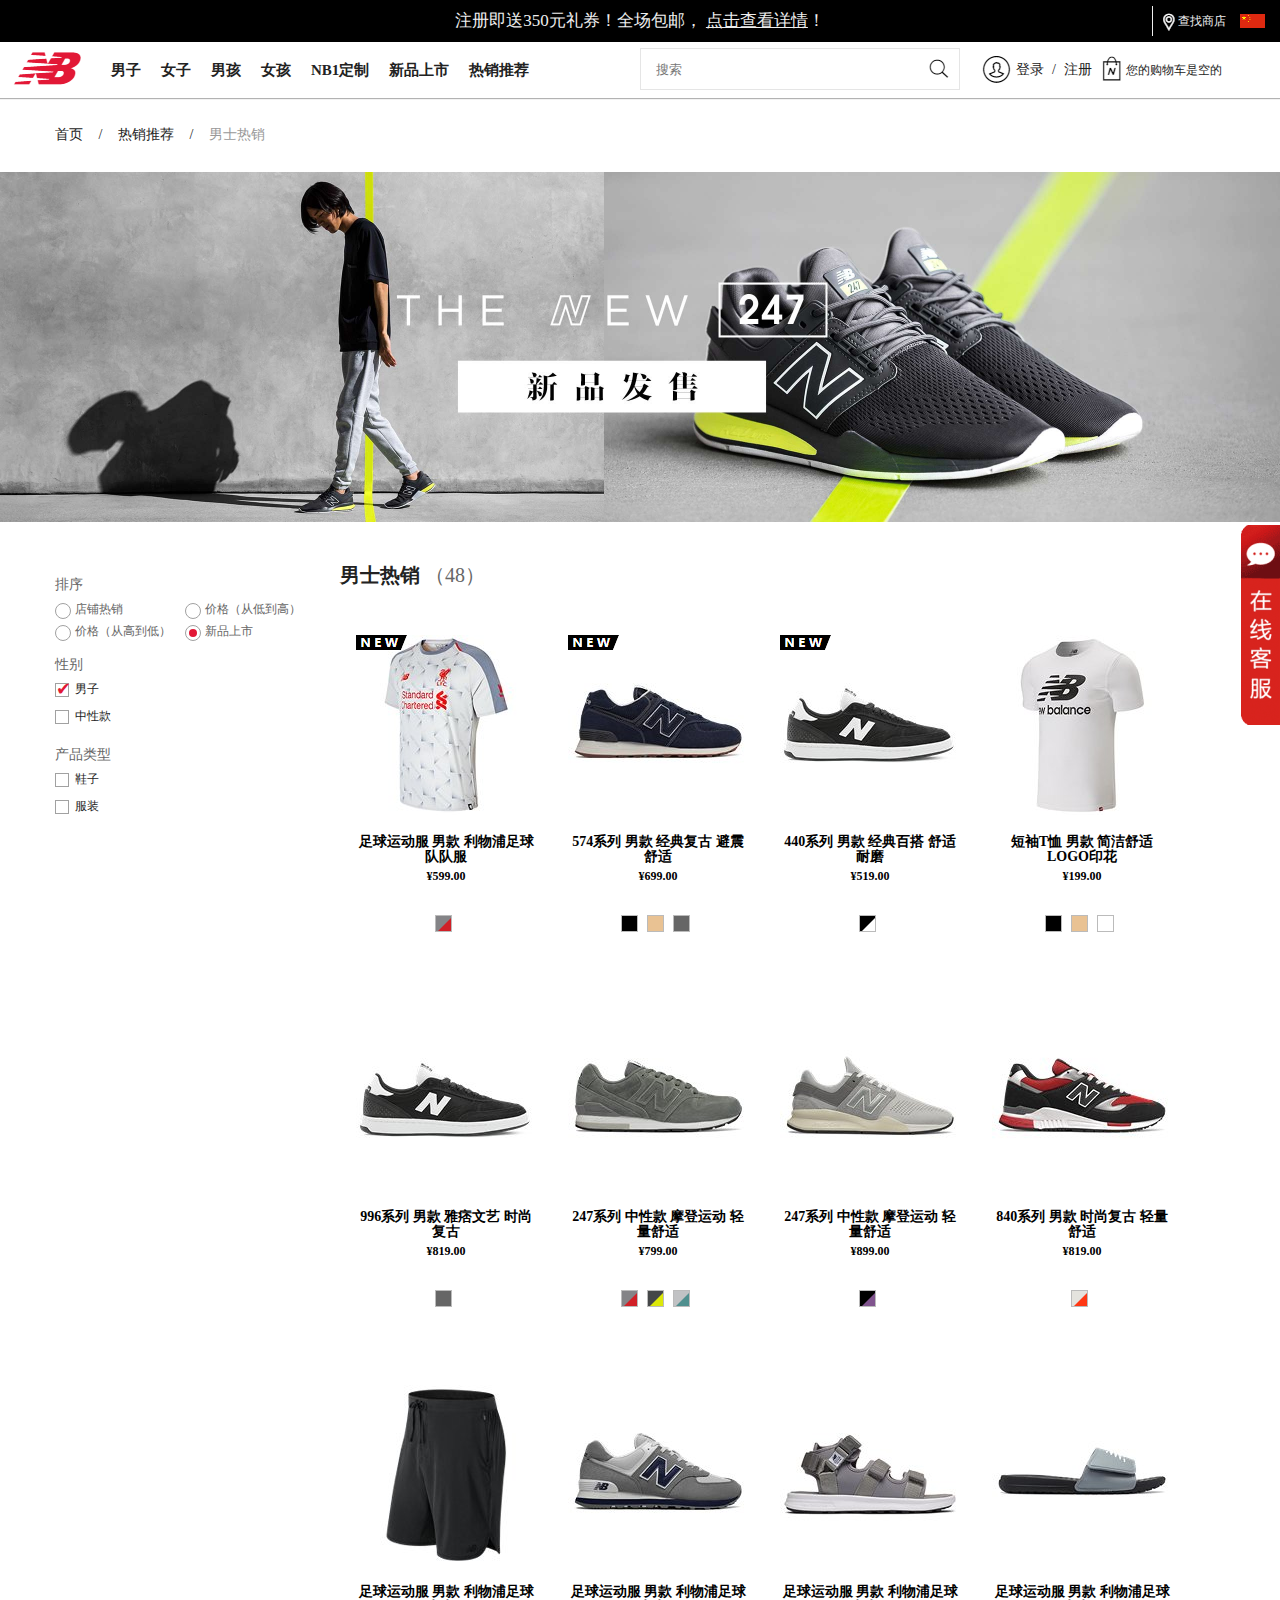
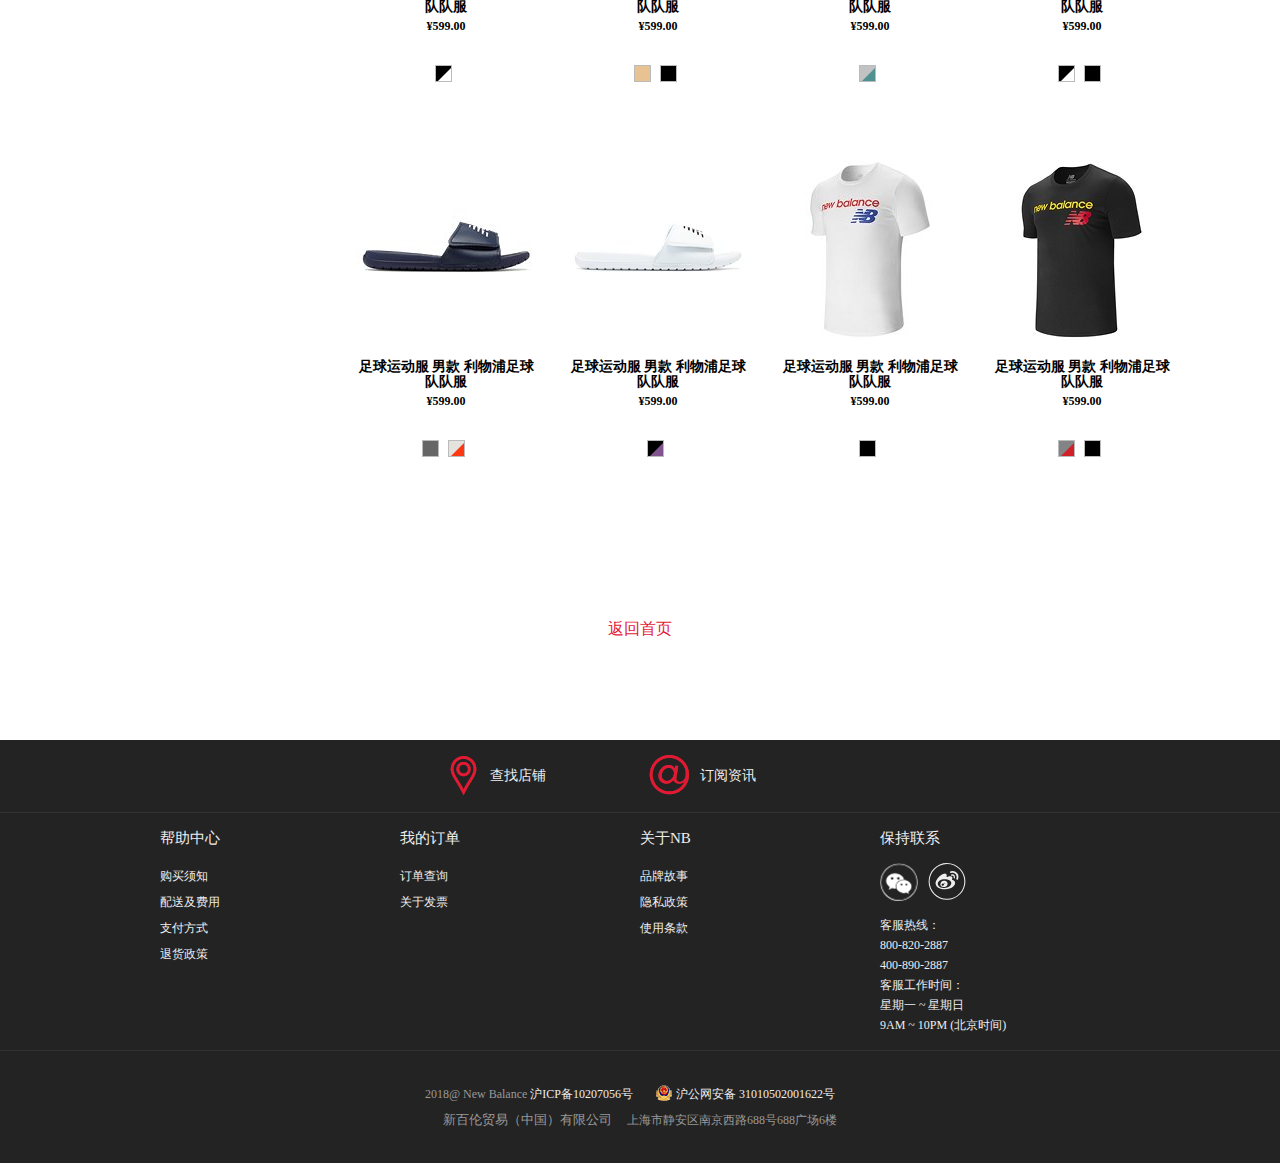
<file: page/male.html>
<!DOCTYPE html>
<html lang="zh">

<head>
    <meta charset="UTF-8">
    <meta name="viewport" content="width=device-width, initial-scale=1.0">
    <meta http-equiv="X-UA-Compatible" content="ie=edge">
    <title>男士热销</title>
    <link rel="shortcut icon" href="../favicon.ico" type="image/x-icon">
    <link rel="stylesheet" href="../css/share.css">
    <link rel="stylesheet" href="../css/hot.css">
</head>

<body>
    <!-- 头部广告 -->
    <header>
        <div class="hd-ad">
            <a href="">注册即送350元礼券！全场包邮，
                <span>点击查看详情</span>！</a>
        </div>
        <div class="hd-location">
            <span class="line"></span>
            <a href="" class="findstore">
                <span>查找商店</span>
            </a>
            <a href="" class="flag"></a>
        </div>
    </header>
    <!-- 导航栏开始 -->
    <div class="navbar clearfix">
        <div class="logo">
            <a href="../index.html"></a>
        </div>
        <nav>
            <ul class="clearfix xiala-nav">
                <li class="li">
                    <a href="male.html">男子</a>
                    <div class="hidden-box">
                        <div class="hid-list-box male l-box">
                            <ul class="light">
                                <li>
                                    <a href="">鞋子</a>
                                </li>
                                <li>
                                    <a href="">凉鞋</a>
                                </li>
                                <li>
                                    <a href="">休闲</a>
                                </li>
                                <li>
                                    <a href="">跑步</a>
                                </li>
                                <li>
                                    <a href="">滑板</a>
                                </li>
                                <li>
                                    <a href="">训练</a>
                                </li>
                                <li>
                                    <a href="">英美产</a>
                                </li>
                                <li>
                                    <a href="">查看所有 鞋子</a>
                                </li>
                            </ul>
                            <ul class="light">
                                <li>
                                    <a href="">服装/配饰</a>
                                </li>
                                <li>
                                    <a href="">T恤/背心</a>
                                </li>
                                <li>
                                    <a href="">套头卫衣</a>
                                </li>
                                <li>
                                    <a href="">外套</a>
                                </li>
                                <li>
                                    <a href="">运动上衣</a>
                                </li>
                                <li>
                                    <a href="">短裤</a>
                                </li>
                                <li>
                                    <a href="">休闲裤装</a>
                                </li>
                                <li>
                                    <a href="">运动裤装</a>
                                </li>
                                <li>
                                    <a href="">配件/装配</a>
                                </li>
                                <li>
                                    <a href="">查看所有 服装/配饰</a>
                                </li>
                            </ul>
                            <ul class="blod">
                                <li>
                                    <a href="">专题推荐</a>
                                </li>
                                <li>
                                    <a href="">限量款发售</a>
                                </li>
                                <li>
                                    <a href="">利物浦系列</a>
                                </li>
                                <li>
                                    <a href="">伦敦马拉松</a>
                                </li>
                                <li>
                                    <a href="">NB X J.CREW</a>
                                </li>
                            </ul>
                            <ul class="hd-img-list">
                                <li>
                                    <a href="">
                                        <div class="img"></div>
                                        <p>574 SPORT系列</p>
                                    </a>
                                </li>
                                <li>
                                    <a href="">
                                        <div class="img"></div>
                                        <p>Fresh Foam Lazr系列</p>
                                    </a>
                                </li>
                                <li>
                                    <a href="">
                                        <div class="img"></div>
                                        <p>Fresh Foam 1080</p>
                                    </a>
                                </li>
                            </ul>
                        </div>
                    </div>
                </li>
                <li class="li">
                    <a href="female.html">女子</a>
                    <div class="hidden-box">
                        <div class="hid-list-box female l-box clearfix">
                            <ul class="light">
                                <li>
                                    <a href="">鞋子</a>
                                </li>
                                <li>
                                    <a href="">凉鞋</a>
                                </li>
                                <li>
                                    <a href="">休闲</a>
                                </li>
                                <li>
                                    <a href="">训练</a>
                                </li>
                                <li>
                                    <a href="">跑步</a>
                                </li>
                                <li>
                                    <a href="">英美产</a>
                                </li>
                                <li>
                                    <a href="">中性款</a>
                                </li>
                                <li>
                                    <a href="">查看所有 鞋子</a>
                                </li>
                            </ul>
                            <ul class="light">
                                <li>
                                    <a href="">服装/配饰</a>
                                </li>
                                <li>
                                    <a href="">T恤/背心</a>
                                </li>
                                <li>
                                    <a href="">套头卫衣</a>
                                </li>
                                <li>
                                    <a href="">外套/夹克</a>
                                </li>
                                <li>
                                    <a href="">运动上衣</a>
                                </li>
                                <li>
                                    <a href="">运动内衣</a>
                                </li>
                                <li>
                                    <a href="">短裤/短裙</a>
                                </li>
                                <li>
                                    <a href="">休闲裤装</a>
                                </li>
                                <li>
                                    <a href="">运动裤装</a>
                                </li>
                                <li>
                                    <a href="">配件/装配</a>
                                </li>
                                <li>
                                    <a href="">查看所有 服装/配饰</a>
                                </li>
                            </ul>
                            <ul class="blod">
                                <li>
                                    <a href="">专题推荐</a>
                                </li>
                                <li>
                                    <a href="">女子训练系列</a>
                                </li>
                                <li>
                                    <a href="">迪士尼合作款</a>
                                </li>
                                <li>
                                    <a href="">伦敦马拉松</a>
                                </li>
                                <li>
                                    <a href="">限量发售款</a>
                                </li>
                                <li>
                                    <a href="">NB WOMEN 女子精选</a>
                                </li>
                                <li>
                                    <a href="">NB X J.CREW</a>
                                </li>
                            </ul>
                            <ul class="hd-img-list">
                                <li>
                                    <a href="">
                                        <div class="img"></div>
                                        <p>574 SPORT系列</p>
                                    </a>
                                </li>
                                <li>
                                    <a href="">
                                        <div class="img"></div>
                                        <p>Fresh Foam Lazr系列</p>
                                    </a>
                                </li>
                                <li>
                                    <a href="">
                                        <div class="img"></div>
                                        <p>Fresh Foam 1080</p>
                                    </a>
                                </li>
                            </ul>
                        </div>
                    </div>
                </li>
                <li class="li">
                    <a href="male.html">男孩</a>
                    <div class="hidden-box">
                        <div class="hid-list-box boy">
                            <ul class="light">
                                <li>
                                    <a href="">鞋子</a>
                                </li>
                                <li>
                                    <a href="">凉鞋</a>
                                </li>
                                <li>
                                    <a href="">跑步</a>
                                </li>
                                <li>
                                    <a href="">小童（0-4岁）</a>
                                </li>
                                <li>
                                    <a href="">中童（4-7岁）</a>
                                </li>
                                <li>
                                    <a href="">大童（7-14岁）</a>
                                </li>
                            </ul>
                            <ul class="hd-img-list">
                                <li>
                                    <a href="">
                                        <div class="img"></div>
                                        <p>574 SPORT系列</p>
                                    </a>
                                </li>
                                <li>
                                    <a href="">
                                        <div class="img"></div>
                                        <p>Fresh Foam Lazr系列</p>
                                    </a>
                                </li>
                                <li>
                                    <a href="">
                                        <div class="img"></div>
                                        <p>Fresh Foam 1080</p>
                                    </a>
                                </li>
                            </ul>
                        </div>
                    </div>
                </li>
                <li class="li">
                    <a href="female.html">女孩</a>
                    <div class="hidden-box">
                        <div class="hid-list-box girl">
                            <ul class="light">
                                <li>
                                    <a href="">鞋子</a>
                                </li>
                                <li>
                                    <a href="">凉鞋</a>
                                </li>
                                <li>
                                    <a href="">跑步</a>
                                </li>
                                <li>
                                    <a href="">小童（0-4岁）</a>
                                </li>
                                <li>
                                    <a href="">中童（4-7岁）</a>
                                </li>
                                <li>
                                    <a href="">大童（7-14岁）</a>
                                </li>
                            </ul>
                            <ul class="hd-img-list">
                                <li>
                                    <a href="">
                                        <div class="img"></div>
                                        <p>574 SPORT系列</p>
                                    </a>
                                </li>
                                <li>
                                    <a href="">
                                        <div class="img"></div>
                                        <p>Fresh Foam Lazr系列</p>
                                    </a>
                                </li>
                                <li>
                                    <a href="">
                                        <div class="img"></div>
                                        <p>Fresh Foam 1080</p>
                                    </a>
                                </li>
                            </ul>
                        </div>
                    </div>
                </li>
                <li class="li">
                    <a href="#">NB1定制</a>
                    <div class="hidden-box">
                        <div class="hid-list-box nb1">
                            <div class="male-ding">
                                <h3>男士定制</h3>
                                <a href="">
                                    <img src="../img/shoe-img-300.jpg" alt="">
                                    <p>300</p>
                                </a>
                                <a href="">
                                    <img src="../img/shoe-img-574.jpg" alt="">
                                    <p>574</p>
                                </a>
                                <a href="">
                                    <img src="../img/shoe-img-990.jpg" alt="">
                                    <p>990</p>
                                </a>
                                <a href="">
                                    <img src="../img/shoe-img-998.jpg" alt="">
                                    <p>998</p>
                                </a>
                            </div>
                            <div class="female-ding">
                                <h3>女士定制</h3>
                                <a href="">
                                    <img src="../img/shoe-img-300.jpg" alt="">
                                    <p>300</p>
                                </a>
                                <a href="">
                                    <img src="../img/shoe-img-574.jpg" alt="">
                                    <p>574</p>
                                </a>
                                <a href="">
                                    <img src="../img/shoe-img-990.jpg" alt="">
                                    <p>900</p>
                                </a>
                                <a href="">
                                    <img src="../img/shoe-img-998.jpg" alt="">
                                    <p>980</p>
                                </a>
                            </div>
                            <div class="show-logo">
                                <a href="">
                                    <img src="../img/subcat-powernav-evergreen-0801.jpg" alt="">
                                    <p>查看所有NB1鞋款</p>
                                </a>
                            </div>
                        </div>
                    </div>
                </li>
                <li class="li">
                    <a href="#">新品上市</a>
                    <div class="hidden-box">
                        <div class="hid-list-box">
                            <a href="male.html">男士新品</a>
                            <a href="female.html">女士新品</a>
                        </div>
                    </div>
                </li>
                <li class="li">
                    <a href="javascript:;">热销推荐</a>
                    <div class="hidden-box">
                        <div class="hid-list-box">
                            <a href="male.html">男士热销</a>
                            <a href="female.html">女士热销</a>
                        </div>
                    </div>
                </li>
            </ul>
        </nav>
        <div class="bar-right">
            <div class="hidden-logo">
                <a href="login.html" class="hd-my"></a>
                <a href="../index.html" class="hd-logo"></a>
                <a href="" class="hd-menu"></a>
            </div>
            <div class="search-box">
                <form action="">
                    <input type="text" name="text" placeholder="搜索">
                    <input type="submit" value="">
                </form>
            </div>
            <div class="login-register">
                <a href="login.html">
                    <span class="login-ico"></span>
                    <span class="word">登录</span>
                </a>
                <a class="register" href="login.html">注册</a>
            </div>
            <div class="car">
                <a href="">
                    <span class="car-ico"></span>
                    <span class="car-words">您的购物车是空的</span>
                </a>
            </div>
        </div>
    </div>
    <!-- 导航栏结束 -->
    <div class="local-container">
        <p>
            <a href="../index.html">首页</a>
            <span class="line">/</span>
            <a href="../index.html">热销推荐</a>
            <span class="line">/</span>
            <span class="this">男士热销</span>
        </p>
    </div>
    <!-- 页面大图 -->
    <div class="hot-big-img">
        <a href="" class="male"></a>
    </div>
    <!-- 主要内容 -->
    <div class="main clearfix">
        <!-- 侧边栏 -->
        <aside>
            <h3>排序</h3>
            <ul class="paixu clearfix">
                <li>
                    <a href="">店铺热销</a>
                </li>
                <li>
                    <a href="">价格（从低到高）</a>
                </li>
                <li>
                    <a href="">价格（从高到低）</a>
                </li>
                <li>
                    <a href="" class="on">新品上市</a>
                </li>
            </ul>
            <h3>性别</h3>
            <ul class="xuan sex clearfix">
                <li>
                    <a href="" class="select">男子</a>
                </li>
                <li>
                    <a href="">中性款</a>
                </li>
            </ul>
            <h3>产品类型</h3>
            <ul class="xuan sale clearfix">
                <li>
                    <a href="">鞋子</a>
                </li>
                <li>
                    <a href="">服装</a>
                </li>
            </ul>
        </aside>
        <!-- 商品列表开始 -->
        <div class="sales-list">
            <h1>男士热销
                <span>（48）</span>
            </h1>
            <div class="main-cnt clearfix">
                <div class="cnt-list">
                    <a href="">
                        <img src="../img/yifu.jpeg" alt="">
                        <span class="new-logo"></span>
                        <p class="hid-text" title="EXPAND">快捷购</p>
                        <p class="text" title="足球运动服 男款 利物浦足球队队服">足球运动服 男款 利物浦足球队队服</p>
                    </a>
                    <p class="price">¥599.00</p>
                    <div class="change">
                        <a href="" class="gray-red"></a>
                    </div>
                    <p class="hidden">男子 短袖上衣</p>
                </div>

                <div class="cnt-list">
                    <a href="">
                        <img src="../img/xie.jpeg" alt="">
                        <span class="new-logo"></span>
                        <p class="hid-text" title="EXPAND">快捷购</p>
                        <p class="text" title="574系列 男款 经典复古 避震舒适">574系列 男款 经典复古 避震舒适</p>
                    </a>
                    <p class="price">¥699.00</p>
                    <div class="change">
                        <a href="" class="black"></a>
                        <a href="" class="fen"></a>
                        <a href="" class="gray"></a>
                    </div>
                    <p class="hidden">男子 574系列</p>
                </div>

                <div class="cnt-list">
                    <a href="">
                        <img src="../img/xie2.jpeg" alt="">
                        <span class="new-logo"></span>
                        <p class="hid-text" title="EXPAND">快捷购</p>
                        <p class="text" title="440系列 男款 经典百搭 舒适耐磨">440系列 男款 经典百搭 舒适耐磨</p>
                    </a>
                    <p class="price">¥519.00</p>
                    <div class="change">
                        <a href="" class="bl-wh"></a>
                    </div>
                    <p class="hidden">男子 滑板</p>
                </div>

                <div class="cnt-list">
                    <a href="">
                        <img src="../img/yifu1.jpeg" alt="">
                        <p class="hid-text" title="EXPAND">快捷购</p>
                        <p class="text" title="短袖T恤 男款 简洁舒适 LOGO印花">短袖T恤 男款 简洁舒适 LOGO印花</p>
                    </a>
                    <p class="price">¥199.00</p>
                    <div class="change">
                        <a href="" class="black"></a>
                        <a href="" class="fen"></a>
                        <a href="" class=""></a>
                    </div>
                    <p class="hidden">男子 短袖T恤</p>
                </div>

                <div class="cnt-list">
                    <a href="">
                        <img src="../img/xie2.jpeg" alt="">
                        <p class="hid-text" title="EXPAND">快捷购</p>
                        <p class="text" title="996系列 男款 雅痞文艺 时尚复古">996系列 男款 雅痞文艺 时尚复古</p>
                    </a>
                    <p class="price">¥819.00</p>
                    <div class="change">
                        <a href="" class="gray"></a>
                    </div>
                    <p class="hidden">男鞋 996系列</p>
                </div>

                <div class="cnt-list">
                    <a href="">
                        <img src="../img/xie3.jpeg" alt="">
                        <p class="hid-text" title="EXPAND">快捷购</p>
                        <p class="text" title="247系列 中性款 摩登运动 轻量舒适">247系列 中性款 摩登运动 轻量舒适</p>
                    </a>
                    <p class="price">¥799.00</p>
                    <div class="change">
                        <a href="" class="gray-red"></a>
                        <a href="" class="gray-yel"></a>
                        <a href="" class="gray-g"></a>
                    </div>
                    <p class="hidden">鞋子 中性款</p>
                </div>

                <div class="cnt-list">
                    <a href="">
                        <img src="../img/xie4.jpeg" alt="">
                        <p class="hid-text" title="EXPAND">快捷购</p>
                        <p class="text" title="247系列 中性款 摩登运动 轻量舒适">247系列 中性款 摩登运动 轻量舒适</p>
                    </a>
                    <p class="price">¥899.00</p>
                    <div class="change">
                        <a href="" class="bl-p"></a>
                    </div>
                    <p class="hidden">鞋子 中性款</p>
                </div>

                <div class="cnt-list">
                    <a href="">
                        <img src="../img/xie5.jpeg" alt="">
                        <p class="hid-text" title="EXPAND">快捷购</p>
                        <p class="text" title="840系列 男款 时尚复古 轻量舒适">840系列 男款 时尚复古 轻量舒适</p>
                    </a>
                    <p class="price">¥819.00</p>
                    <div class="change">
                        <a href="" class="wh-red"></a>
                    </div>
                    <p class="hidden">男鞋 840系列</p>
                </div>

                <div class="cnt-list">
                    <a href="">
                        <img src="../img/ku.jpeg" alt="">
                        <p class="hid-text" title="EXPAND">快捷购</p>
                        <p class="text">足球运动服 男款 利物浦足球队队服</p>
                    </a>
                    <p class="price">¥599.00</p>
                    <div class="change">
                        <a href="" class="bl-wh"></a>
                    </div>
                    <p class="hidden">男子 短袖上衣</p>
                </div>

                <div class="cnt-list">
                    <a href="">
                        <img src="../img/xie7.jpeg" alt="">
                        <p class="hid-text" title="EXPAND">快捷购</p>
                        <p class="text">足球运动服 男款 利物浦足球队队服</p>
                    </a>
                    <p class="price">¥599.00</p>
                    <div class="change">
                        <a href="" class="fen"></a>
                        <a href="" class="black"></a>
                    </div>
                    <p class="hidden">男子 短袖上衣</p>
                </div>

                <div class="cnt-list">
                    <a href="">
                        <img src="../img/xie8.jpeg" alt="">
                        <p class="hid-text" title="EXPAND">快捷购</p>
                        <p class="text">足球运动服 男款 利物浦足球队队服</p>
                    </a>
                    <p class="price">¥599.00</p>
                    <div class="change">
                        <a href="" class="gray-g"></a>
                    </div>
                    <p class="hidden">男子 短袖上衣</p>
                </div>

                <div class="cnt-list">
                    <a href="">
                        <img src="../img/xie9.jpeg" alt="">
                        <p class="hid-text" title="EXPAND">快捷购</p>
                        <p class="text">足球运动服 男款 利物浦足球队队服</p>
                    </a>
                    <p class="price">¥599.00</p>
                    <div class="change">
                        <a href="" class="bl-wh"></a>
                        <a href="" class="black"></a>
                    </div>
                    <p class="hidden">男子 短袖上衣</p>
                </div>

                <div class="cnt-list">
                    <a href="">
                        <img src="../img/xie10.jpeg" alt="">
                        <p class="hid-text" title="EXPAND">快捷购</p>
                        <p class="text">足球运动服 男款 利物浦足球队队服</p>
                    </a>
                    <p class="price">¥599.00</p>
                    <div class="change">
                        <a href="" class="gray"></a>
                        <a href="" class="wh-red"></a>
                    </div>
                    <p class="hidden">男子 短袖上衣</p>
                </div>

                <div class="cnt-list">
                    <a href="">
                        <img src="../img/xie11.jpeg" alt="">
                        <p class="hid-text" title="EXPAND">快捷购</p>
                        <p class="text">足球运动服 男款 利物浦足球队队服</p>
                    </a>
                    <p class="price">¥599.00</p>
                    <div class="change">
                        <a href="" class="bl-p"></a>
                    </div>
                    <p class="hidden">男子 短袖上衣</p>
                </div>

                <div class="cnt-list">
                    <a href="">
                        <img src="../img/yifu2.jpeg" alt="">
                        <p class="hid-text" title="EXPAND">快捷购</p>
                        <p class="text">足球运动服 男款 利物浦足球队队服</p>
                    </a>
                    <p class="price">¥599.00</p>
                    <div class="change">
                        <a href="" class="black"></a>
                    </div>
                    <p class="hidden">男子 短袖上衣</p>
                </div>

                <div class="cnt-list">
                    <a href="">
                        <img src="../img/yifu3.jpeg" alt="">
                        <p class="hid-text" title="EXPAND">快捷购</p>
                        <p class="text">足球运动服 男款 利物浦足球队队服</p>
                    </a>
                    <p class="price">¥599.00</p>
                    <div class="change">
                        <a href="" class="gray-red"></a>
                        <a href="" class="black"></a>
                    </div>
                    <p class="hidden">男子 短袖上衣</p>
                </div>
            </div>
        </div>
        <!-- 商品列表结束 -->
    </div>
    <div class="back">
        <a href="../index.html">返回首页</a>
    </div>
    <footer>
        <!-- PC端尾部结构开始 -->
        <div class="pc">
            <section class="ft-mark">
                <div class="bt-mark1">
                    <a href="">
                        <span>查找店铺</span>
                    </a>
                </div>
                <div class="bt-mark2">
                    <a href="">
                        <span>订阅资讯</span>
                    </a>
                </div>
            </section>
            <section class="ft-nav">
                <div class="ft-nav-box clearfix">
                    <div class="help">
                        <h5>帮助中心</h5>
                        <ul>
                            <li>
                                <a href="">购买须知</a>
                            </li>
                            <li>
                                <a href="">配送及费用</a>
                            </li>
                            <li>
                                <a href="">支付方式</a>
                            </li>
                            <li>
                                <a href="">退货政策</a>
                            </li>
                        </ul>
                    </div>
                    <div class="mylist">
                        <h5>我的订单</h5>
                        <ul>
                            <li>
                                <a href="">订单查询</a>
                            </li>
                            <li>
                                <a href="">关于发票</a>
                            </li>
                        </ul>
                    </div>
                    <div class="about-nb">
                        <h5>关于NB</h5>
                        <ul>
                            <li>
                                <a href="">品牌故事</a>
                            </li>
                            <li>
                                <a href="">隐私政策</a>
                            </li>
                            <li>
                                <a href="">使用条款</a>
                            </li>
                        </ul>
                    </div>
                    <div class="contact">
                        <h5>保持联系</h5>
                        <ul>
                            <li>
                                <a href="" class="weixin-ico"></a>
                                <a href="" class="weibo-ico"></a>
                            </li>
                            <li>客服热线：</li>
                            <li>800-820-2887</li>
                            <li>400-890-2887</li>
                            <li>客服工作时间：</li>
                            <li>星期一 ~ 星期日</li>
                            <li>9AM ~ 10PM (北京时间)</li>
                        </ul>
                    </div>
                </div>
            </section>
            <section class="copyright">
                <p>2018@ New Balance
                    <a href="">沪ICP备10207056号</a>
                    <a href="" class="beian">沪公网安备 31010502001622号 </a>
                </p>
                <p class="dizhi">
                    <span>新百伦贸易（中国）有限公司</span>上海市静安区南京西路688号688广场6楼</p>
            </section>
        </div>
        <!-- PC端结构结束 -->
        <!-- 手机端尾部结构开始 -->
        <div class="phone">
            <section class="ph-mark">
                <a href="" class="ph-dianpu">查找店铺</a>
                <a href="" class="ph-dingyue">订阅资讯</a>
            </section>
            <section class="ph-nav">
                <a href="">帮助中心</a>
                <a href="">我的订单</a>
                <a href="">关于NB</a>
                <a href="">保持联系</a>
                <a href="">选择国家/地区</a>
            </section>
            <section class="ph-copright">
                <p>2018@ New Balance
                    <a href="">沪ICP备10207056号</a>
                </p>
                <p>
                    <a href="" class="beian">沪公网安备 31010502001622号 </a>
                </p>
                <p class="dizhi">
                    <span>新百伦贸易（中国）有限公司</span>
                </p>
                <p>上海市静安区南京西路688号688广场6楼</p>
            </section>
        </div>
        <!-- 手机端尾部结构结束 -->
    </footer>
    <div class="chat-img">
        <a href="">
            <img src="../img/floating-chat-icon.png" alt="">
        </a>
    </div>
    <a href="#top" class="gotop"></a>
    <div class="meng"></div>
    <script src="../js/index.js"></script>
    <script src="../js/hot.js"></script>
</body>

</html>
</file>
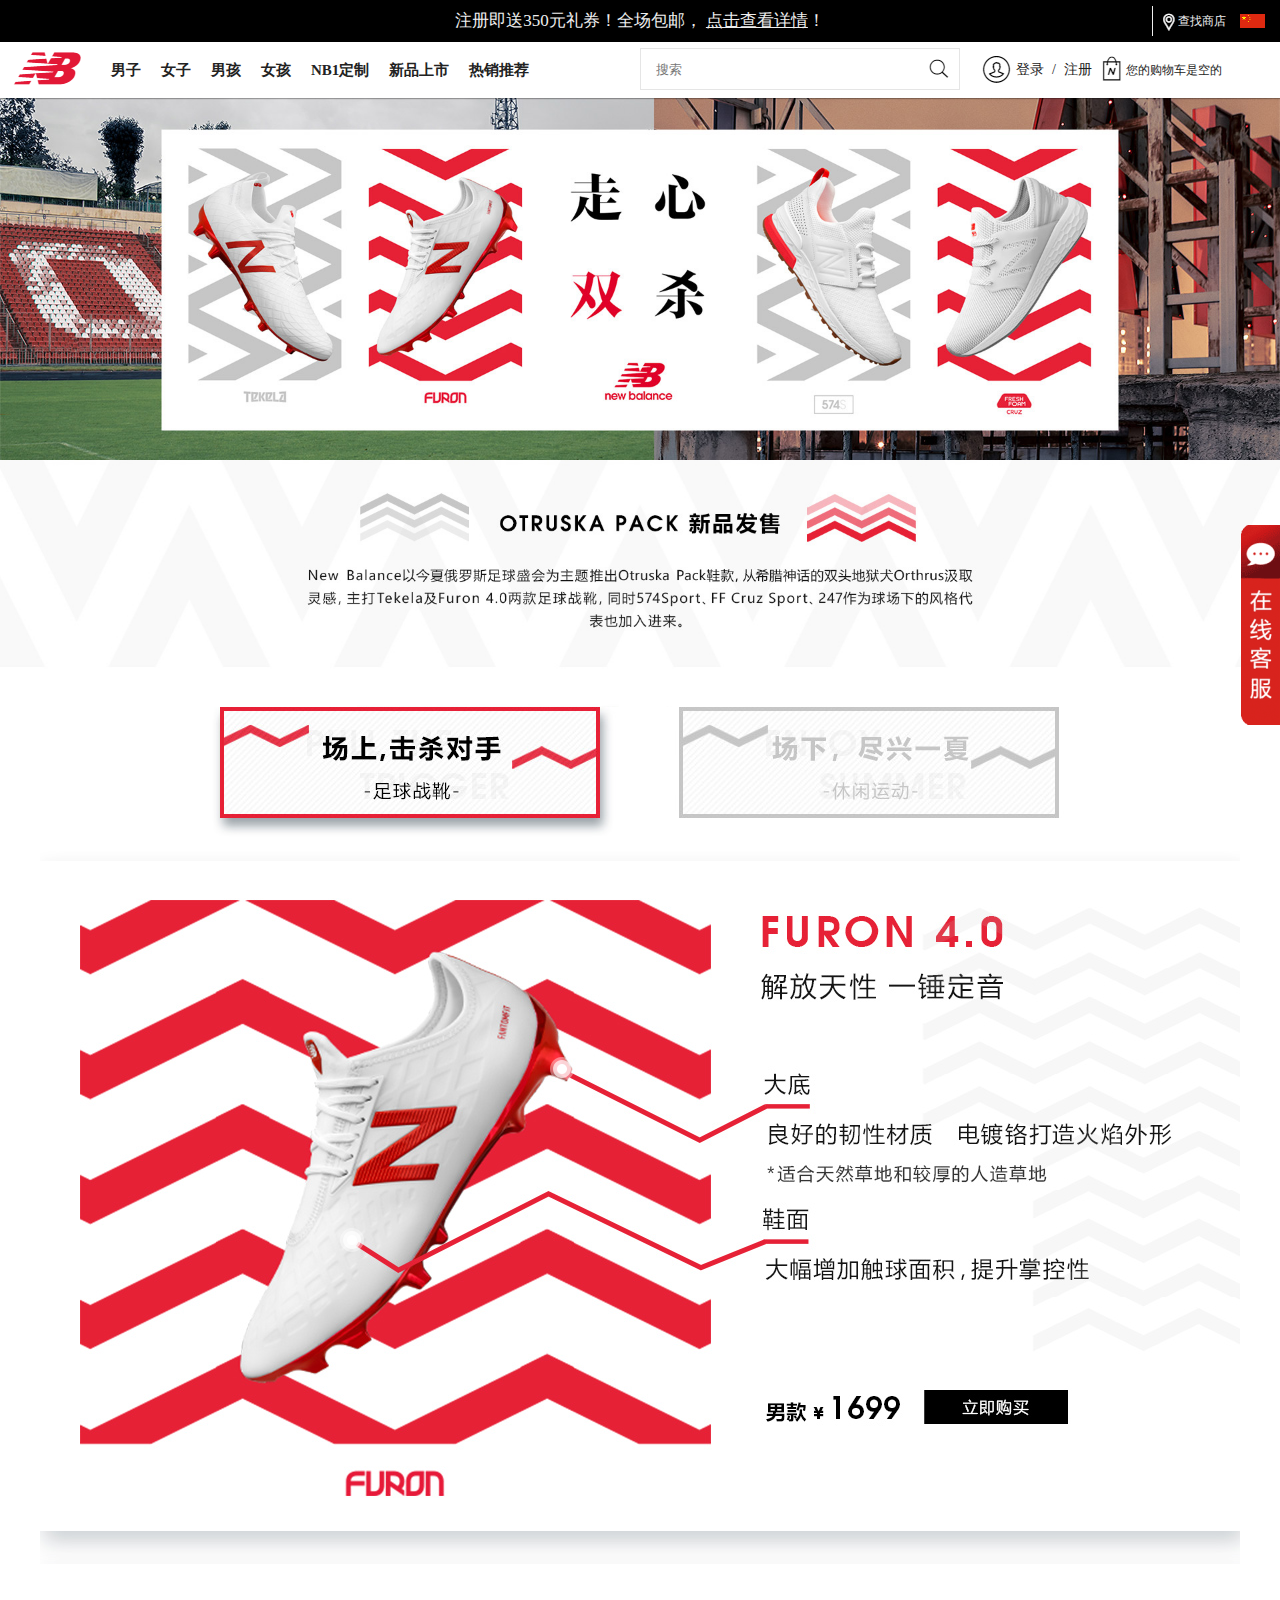
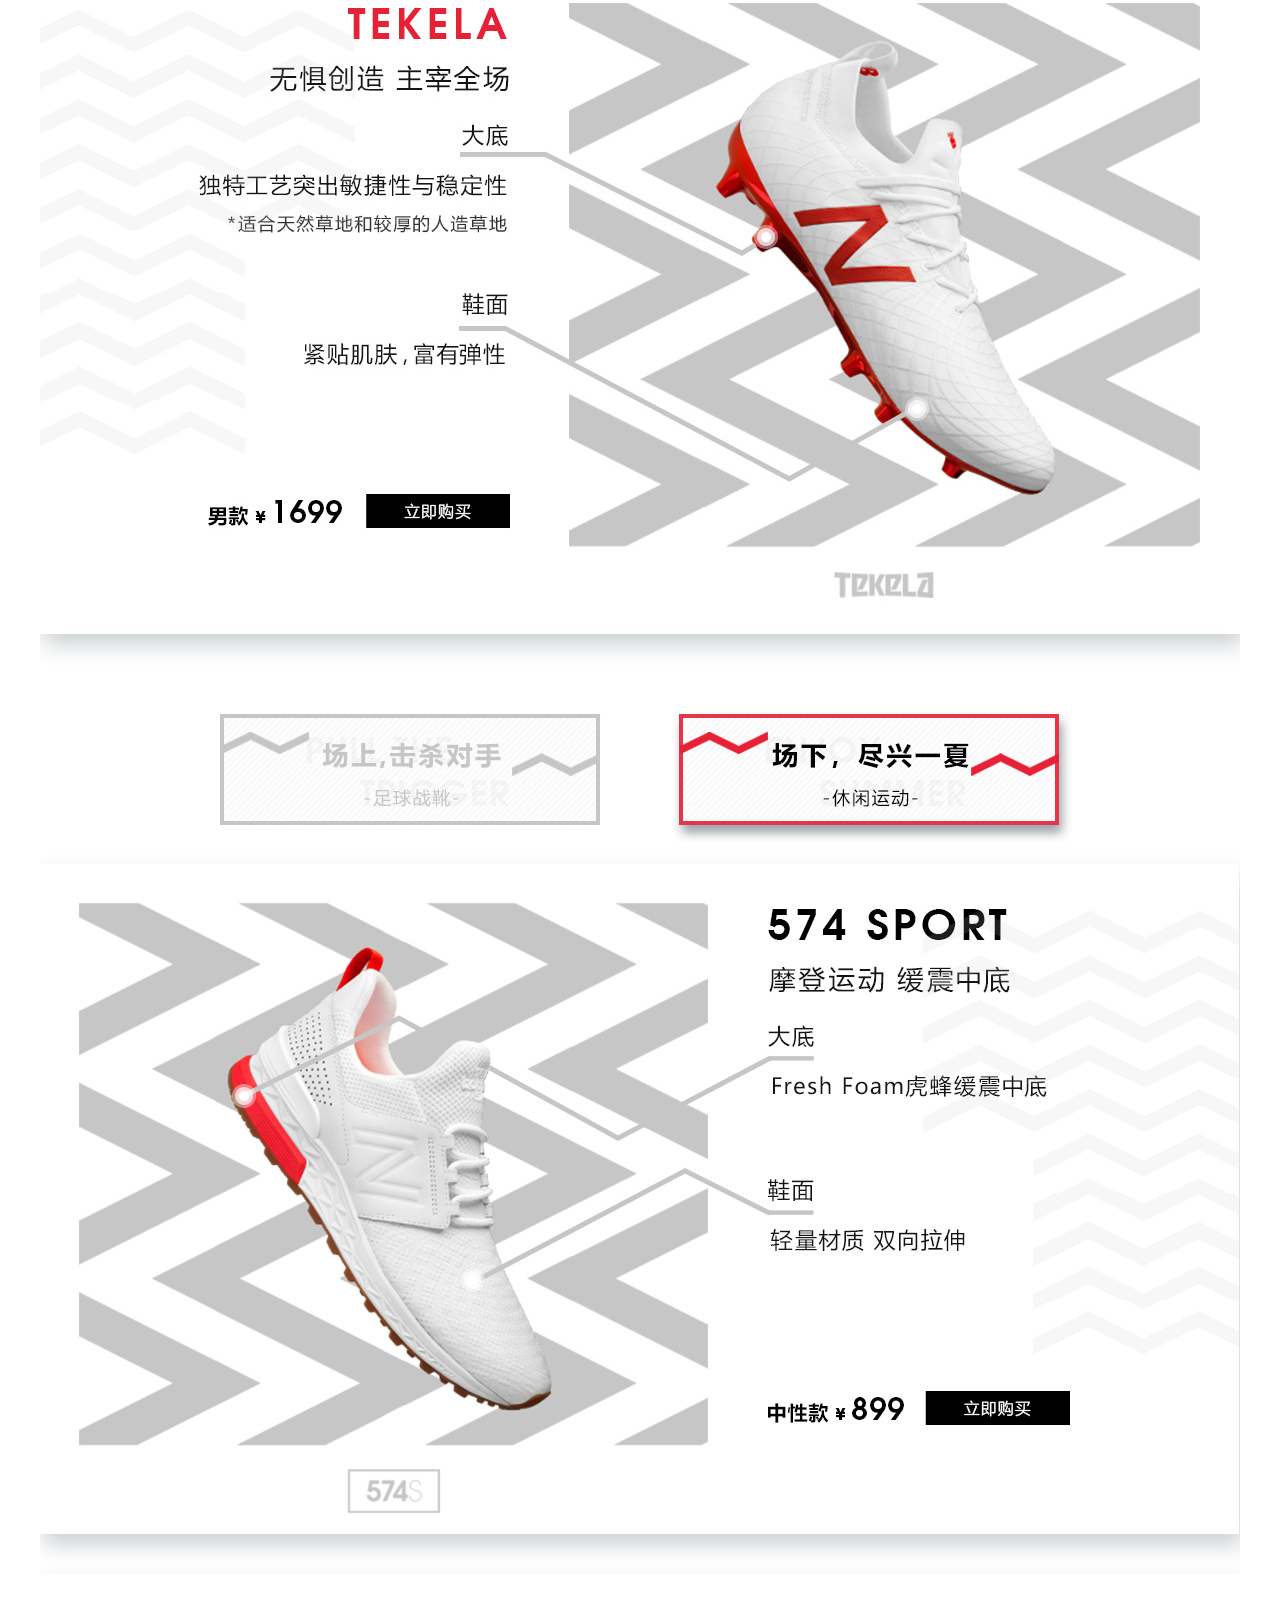
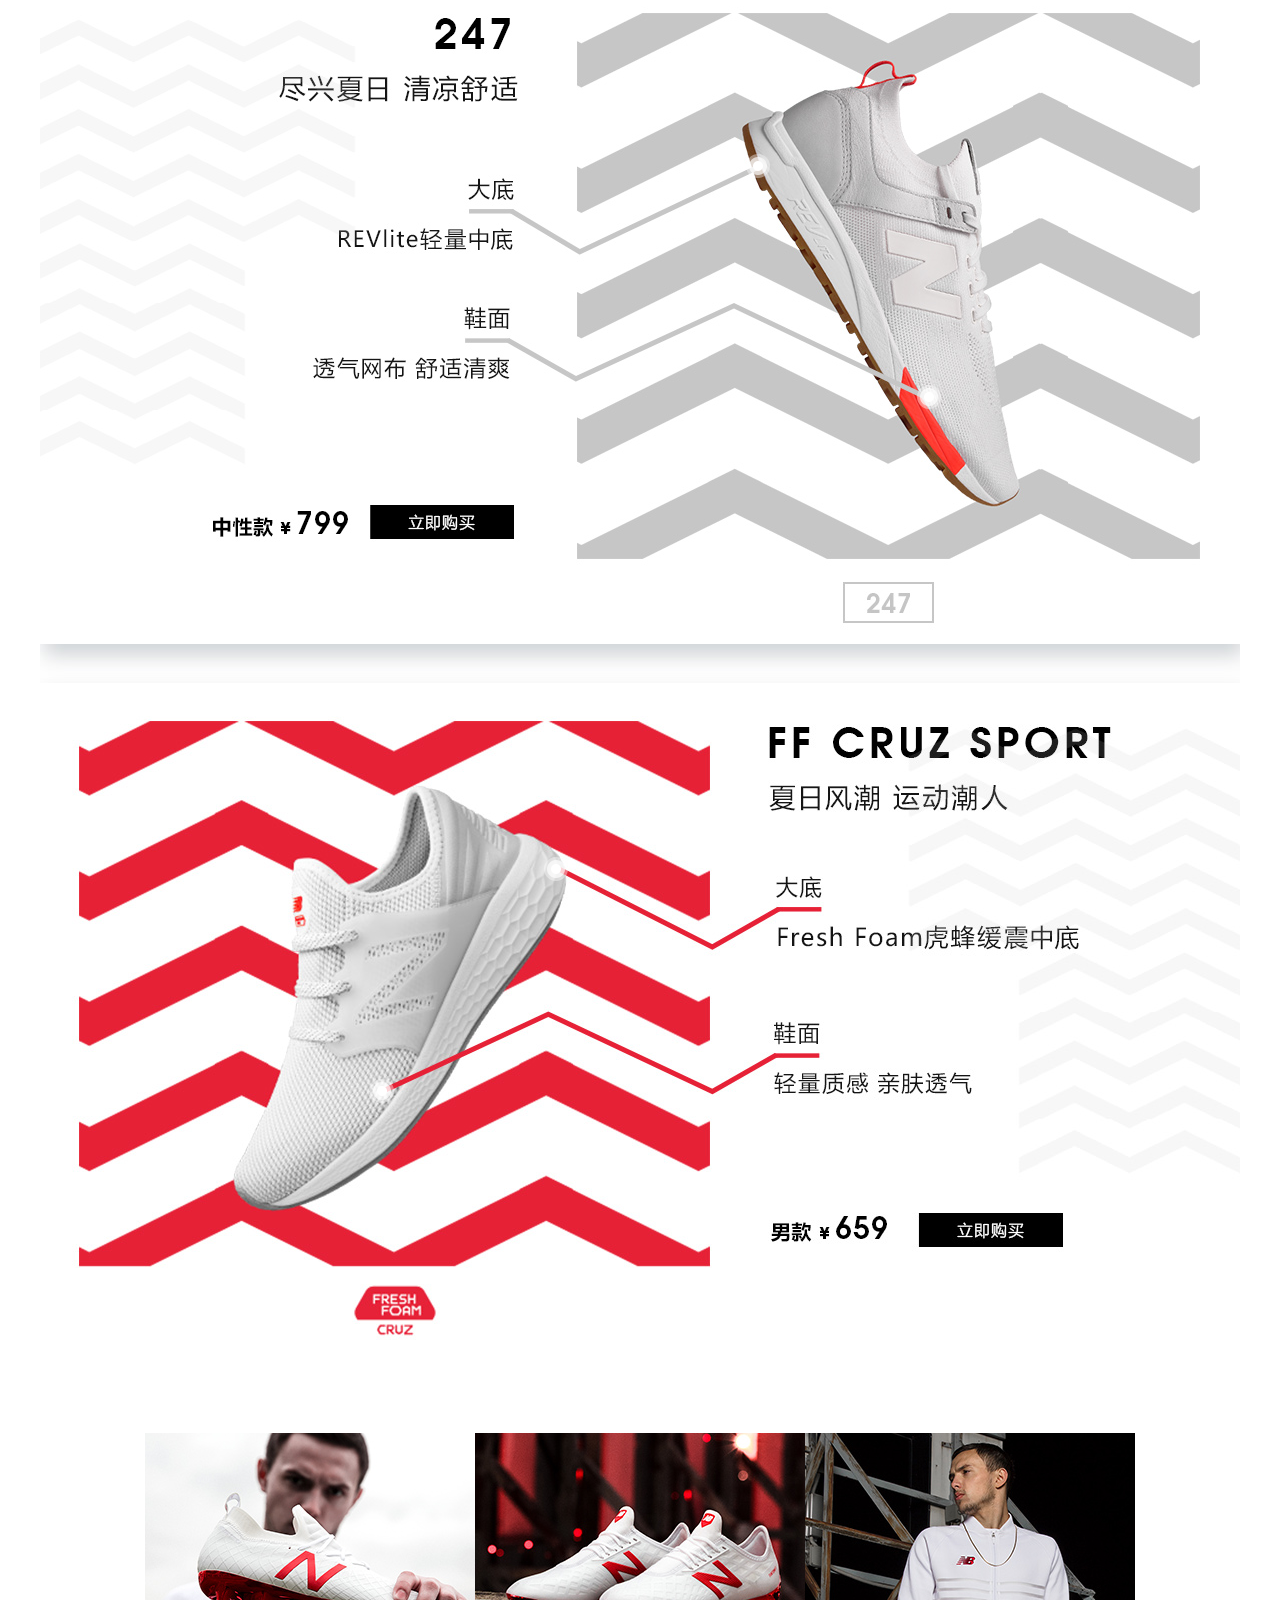
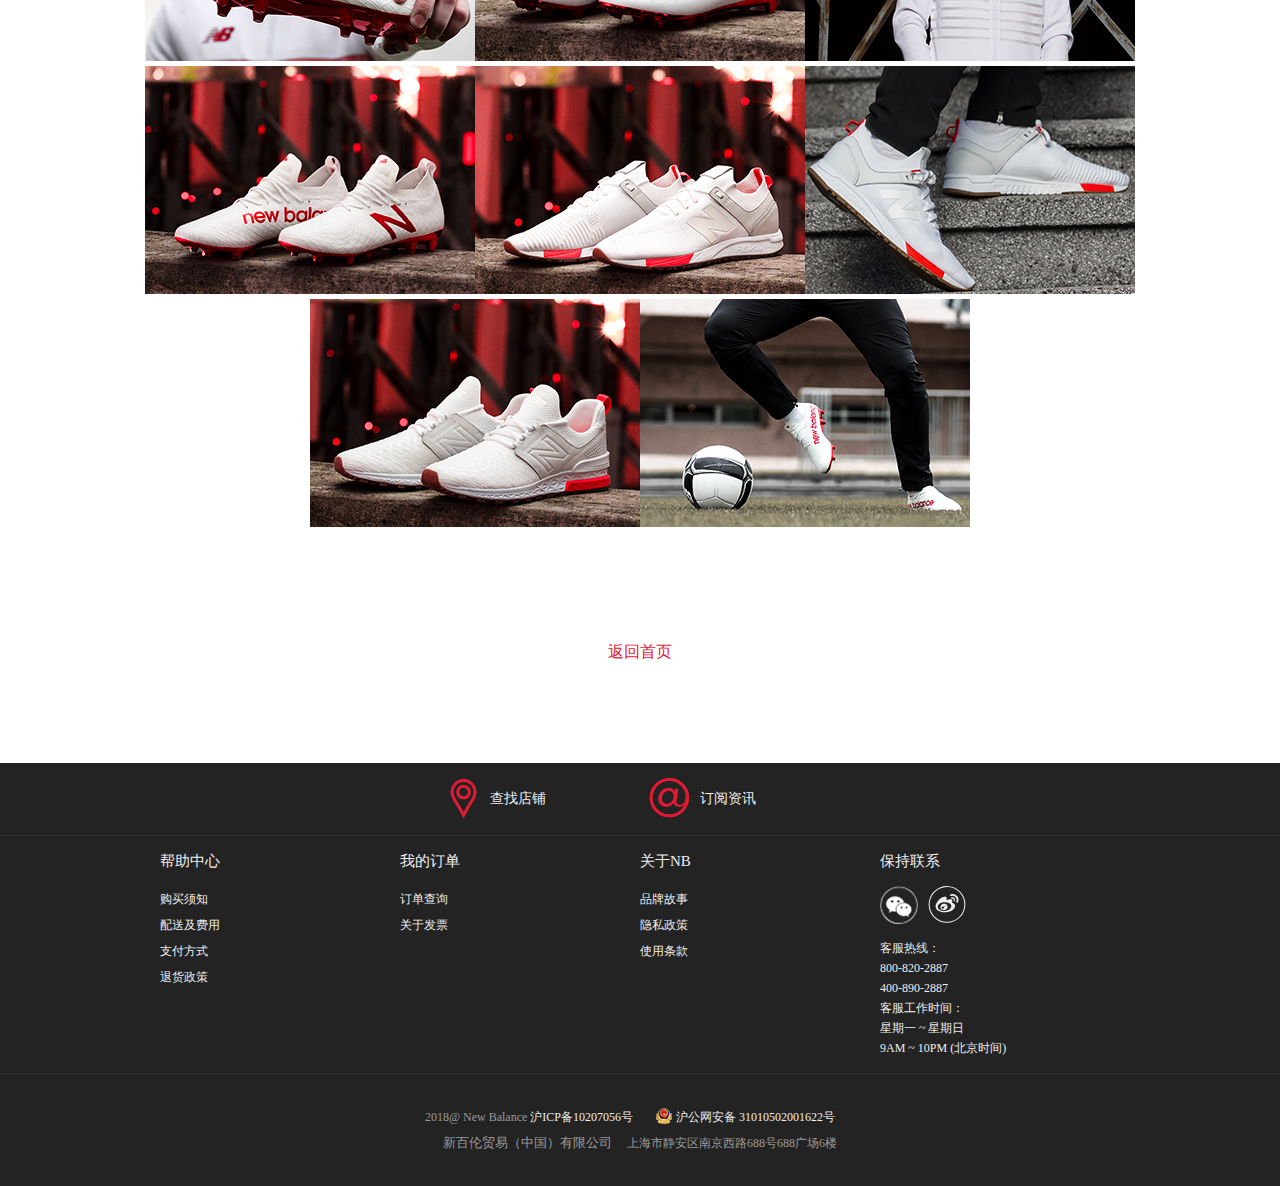
<file: page/shoes.html>
<!DOCTYPE html>
<html lang="zh">

<head>
    <meta charset="UTF-8">
    <meta name="viewport" content="width=device-width, initial-scale=1.0">
    <meta http-equiv="X-UA-Compatible" content="ie=edge">
    <title>走心双杀-足球鞋新品上市</title>
    <link rel="shortcut icon" href="../favicon.ico" type="image/x-icon">
    <link rel="stylesheet" href="../css/share.css">
    <link rel="stylesheet" href="../css/shoes.css">
</head>

<body>
    <header>
        <div class="hd-ad">
            <a href="">注册即送350元礼券！全场包邮，
                <span>点击查看详情</span>！</a>
        </div>
        <div class="hd-location">
            <span class="line"></span>
            <a href="" class="findstore">
                <span>查找商店</span>
            </a>
            <a href="" class="flag"></a>
        </div>
    </header>
    <!-- 导航栏 -->
    <div class="navbar clearfix">
        <div class="logo">
            <a href="../index.html"></a>
        </div>
        <nav>
            <ul class="clearfix xiala-nav">
                <li class="li">
                    <a href="male.html">男子</a>
                    <div class="hidden-box">
                        <div class="hid-list-box male l-box">
                            <ul class="light">
                                <li>
                                    <a href="">鞋子</a>
                                </li>
                                <li>
                                    <a href="">凉鞋</a>
                                </li>
                                <li>
                                    <a href="">休闲</a>
                                </li>
                                <li>
                                    <a href="">跑步</a>
                                </li>
                                <li>
                                    <a href="">滑板</a>
                                </li>
                                <li>
                                    <a href="">训练</a>
                                </li>
                                <li>
                                    <a href="">英美产</a>
                                </li>
                                <li>
                                    <a href="">查看所有 鞋子</a>
                                </li>
                            </ul>
                            <ul class="light">
                                <li>
                                    <a href="">服装/配饰</a>
                                </li>
                                <li>
                                    <a href="">T恤/背心</a>
                                </li>
                                <li>
                                    <a href="">套头卫衣</a>
                                </li>
                                <li>
                                    <a href="">外套</a>
                                </li>
                                <li>
                                    <a href="">运动上衣</a>
                                </li>
                                <li>
                                    <a href="">短裤</a>
                                </li>
                                <li>
                                    <a href="">休闲裤装</a>
                                </li>
                                <li>
                                    <a href="">运动裤装</a>
                                </li>
                                <li>
                                    <a href="">配件/装配</a>
                                </li>
                                <li>
                                    <a href="">查看所有 服装/配饰</a>
                                </li>
                            </ul>
                            <ul class="blod">
                                <li>
                                    <a href="">专题推荐</a>
                                </li>
                                <li>
                                    <a href="">限量款发售</a>
                                </li>
                                <li>
                                    <a href="">利物浦系列</a>
                                </li>
                                <li>
                                    <a href="">伦敦马拉松</a>
                                </li>
                                <li>
                                    <a href="">NB X J.CREW</a>
                                </li>
                            </ul>
                            <ul class="hd-img-list">
                                <li>
                                    <a href="">
                                        <div class="img"></div>
                                        <p>574 SPORT系列</p>
                                    </a>
                                </li>
                                <li>
                                    <a href="">
                                        <div class="img"></div>
                                        <p>Fresh Foam Lazr系列</p>
                                    </a>
                                </li>
                                <li>
                                    <a href="">
                                        <div class="img"></div>
                                        <p>Fresh Foam 1080</p>
                                    </a>
                                </li>
                            </ul>
                        </div>
                    </div>
                </li>
                <li class="li">
                    <a href="female.html">女子</a>
                    <div class="hidden-box">
                        <div class="hid-list-box female l-box clearfix">
                            <ul class="light">
                                <li>
                                    <a href="">鞋子</a>
                                </li>
                                <li>
                                    <a href="">凉鞋</a>
                                </li>
                                <li>
                                    <a href="">休闲</a>
                                </li>
                                <li>
                                    <a href="">训练</a>
                                </li>
                                <li>
                                    <a href="">跑步</a>
                                </li>
                                <li>
                                    <a href="">英美产</a>
                                </li>
                                <li>
                                    <a href="">中性款</a>
                                </li>
                                <li>
                                    <a href="">查看所有 鞋子</a>
                                </li>
                            </ul>
                            <ul class="light">
                                <li>
                                    <a href="">服装/配饰</a>
                                </li>
                                <li>
                                    <a href="">T恤/背心</a>
                                </li>
                                <li>
                                    <a href="">套头卫衣</a>
                                </li>
                                <li>
                                    <a href="">外套/夹克</a>
                                </li>
                                <li>
                                    <a href="">运动上衣</a>
                                </li>
                                <li>
                                    <a href="">运动内衣</a>
                                </li>
                                <li>
                                    <a href="">短裤/短裙</a>
                                </li>
                                <li>
                                    <a href="">休闲裤装</a>
                                </li>
                                <li>
                                    <a href="">运动裤装</a>
                                </li>
                                <li>
                                    <a href="">配件/装配</a>
                                </li>
                                <li>
                                    <a href="">查看所有 服装/配饰</a>
                                </li>
                            </ul>
                            <ul class="blod">
                                <li>
                                    <a href="">专题推荐</a>
                                </li>
                                <li>
                                    <a href="">女子训练系列</a>
                                </li>
                                <li>
                                    <a href="">迪士尼合作款</a>
                                </li>
                                <li>
                                    <a href="">伦敦马拉松</a>
                                </li>
                                <li>
                                    <a href="">限量发售款</a>
                                </li>
                                <li>
                                    <a href="">NB WOMEN 女子精选</a>
                                </li>
                                <li>
                                    <a href="">NB X J.CREW</a>
                                </li>
                            </ul>
                            <ul class="hd-img-list">
                                <li>
                                    <a href="">
                                        <div class="img"></div>
                                        <p>574 SPORT系列</p>
                                    </a>
                                </li>
                                <li>
                                    <a href="">
                                        <div class="img"></div>
                                        <p>Fresh Foam Lazr系列</p>
                                    </a>
                                </li>
                                <li>
                                    <a href="">
                                        <div class="img"></div>
                                        <p>Fresh Foam 1080</p>
                                    </a>
                                </li>
                            </ul>
                        </div>
                    </div>
                </li>
                <li class="li">
                    <a href="male.html">男孩</a>
                    <div class="hidden-box">
                        <div class="hid-list-box boy">
                            <ul class="light">
                                <li>
                                    <a href="">鞋子</a>
                                </li>
                                <li>
                                    <a href="">凉鞋</a>
                                </li>
                                <li>
                                    <a href="">跑步</a>
                                </li>
                                <li>
                                    <a href="">小童（0-4岁）</a>
                                </li>
                                <li>
                                    <a href="">中童（4-7岁）</a>
                                </li>
                                <li>
                                    <a href="">大童（7-14岁）</a>
                                </li>
                            </ul>
                            <ul class="hd-img-list">
                                <li>
                                    <a href="">
                                        <div class="img"></div>
                                        <p>574 SPORT系列</p>
                                    </a>
                                </li>
                                <li>
                                    <a href="">
                                        <div class="img"></div>
                                        <p>Fresh Foam Lazr系列</p>
                                    </a>
                                </li>
                                <li>
                                    <a href="">
                                        <div class="img"></div>
                                        <p>Fresh Foam 1080</p>
                                    </a>
                                </li>
                            </ul>
                        </div>
                    </div>
                </li>
                <li class="li">
                    <a href="female.html">女孩</a>
                    <div class="hidden-box">
                        <div class="hid-list-box girl">
                            <ul class="light">
                                <li>
                                    <a href="">鞋子</a>
                                </li>
                                <li>
                                    <a href="">凉鞋</a>
                                </li>
                                <li>
                                    <a href="">跑步</a>
                                </li>
                                <li>
                                    <a href="">小童（0-4岁）</a>
                                </li>
                                <li>
                                    <a href="">中童（4-7岁）</a>
                                </li>
                                <li>
                                    <a href="">大童（7-14岁）</a>
                                </li>
                            </ul>
                            <ul class="hd-img-list">
                                <li>
                                    <a href="">
                                        <div class="img"></div>
                                        <p>574 SPORT系列</p>
                                    </a>
                                </li>
                                <li>
                                    <a href="">
                                        <div class="img"></div>
                                        <p>Fresh Foam Lazr系列</p>
                                    </a>
                                </li>
                                <li>
                                    <a href="">
                                        <div class="img"></div>
                                        <p>Fresh Foam 1080</p>
                                    </a>
                                </li>
                            </ul>
                        </div>
                    </div>
                </li>
                <li class="li">
                    <a href="#">NB1定制</a>
                    <div class="hidden-box">
                        <div class="hid-list-box nb1">
                            <div class="male-ding">
                                <h3>男士定制</h3>
                                <a href="">
                                    <img src="../img/shoe-img-300.jpg" alt="">
                                    <p>300</p>
                                </a>
                                <a href="">
                                    <img src="../img/shoe-img-574.jpg" alt="">
                                    <p>574</p>
                                </a>
                                <a href="">
                                    <img src="../img/shoe-img-990.jpg" alt="">
                                    <p>990</p>
                                </a>
                                <a href="">
                                    <img src="../img/shoe-img-998.jpg" alt="">
                                    <p>998</p>
                                </a>
                            </div>
                            <div class="female-ding">
                                <h3>女士定制</h3>
                                <a href="">
                                    <img src="../img/shoe-img-300.jpg" alt="">
                                    <p>300</p>
                                </a>
                                <a href="">
                                    <img src="../img/shoe-img-574.jpg" alt="">
                                    <p>574</p>
                                </a>
                                <a href="">
                                    <img src="../img/shoe-img-990.jpg" alt="">
                                    <p>900</p>
                                </a>
                                <a href="">
                                    <img src="../img/shoe-img-998.jpg" alt="">
                                    <p>980</p>
                                </a>
                            </div>
                            <div class="show-logo">
                                <a href="">
                                    <img src="../img/subcat-powernav-evergreen-0801.jpg" alt="">
                                    <p>查看所有NB1鞋款</p>
                                </a>
                            </div>
                        </div>
                    </div>
                </li>
                <li class="li">
                    <a href="#">新品上市</a>
                    <div class="hidden-box">
                        <div class="hid-list-box">
                            <a href="male.html">男士新品</a>
                            <a href="female.html">女士新品</a>
                        </div>
                    </div>
                </li>
                <li class="li">
                    <a href="javascript:;">热销推荐</a>
                    <div class="hidden-box">
                        <div class="hid-list-box">
                            <a href="male.html">男士热销</a>
                            <a href="female.html">女士热销</a>
                        </div>
                    </div>
                </li>
            </ul>
        </nav>
        <div class="bar-right">
            <div class="hidden-logo">
                <a href="" class="hd-my"></a>
                <a href="../index.html" class="hd-logo"></a>
                <a href="" class="hd-menu"></a>
            </div>
            <div class="search-box">
                <form action="">
                    <input type="text" name="text" placeholder="搜索">
                    <input type="submit" value="">
                </form>
            </div>
            <div class="login-register">
                <a href="login.html">
                    <span class="login-ico"></span>
                    <span class="word">登录</span>
                </a>
                <a class="register" href="login.html">注册</a>
            </div>
            <div class="car">
                <a href="">
                    <span class="car-ico"></span>
                    <span class="car-words">您的购物车是空的</span>
                </a>
            </div>
        </div>
    </div>
    <!-- 导航栏结束 -->
    
    <!-- 内容 -->
    <div class="shoes1"></div>
    <div class="shoes2"></div>
    <div class="connet">
        <div class="word-con1">
            <a href="#bottom" id="top" class="hid-btn"></a>
        </div>
        <div class="word-con2">
            <a href="">
                <img src="../img/dian.png" class="dian1" alt="">
                <img src="../img/dian.png" class="dian2" alt="">
            </a>
        </div>
        <div class="word-con3">
            <a href="">
                <img src="../img/dian.png" class="dian1" alt="">
                <img src="../img/dian.png" class="dian2" alt="">
            </a>
        </div>
        <div class="word-con4">
            <a href="#top" id="bottom" class="hid-btn"></a>
        </div>
        <div class="word-con5">
            <a href="">
                <img src="../img/dian.png" class="dian1" alt="">
                <img src="../img/dian.png" class="dian2" alt="">
            </a>
        </div>
        <div class="word-con6">
            <a href="">
                <img src="../img/dian.png" class="dian1" alt="">
                <img src="../img/dian.png" class="dian2" alt="">
            </a>
        </div>
        <div class="word-con7">
            <a href="">
                <img src="../img/dian.png" class="dian1" alt="">
                <img src="../img/dian.png" class="dian2" alt="">
            </a>
        </div>
    </div>
    <div class="sm-shoes">
        <span>
            <img src="../img/sm-shoe1.jpg" alt="">
            <div class="mark"></div>
        </span>
        <span>
            <img src="../img/sm-shoe2.jpg" alt="">
            <div class="mark"></div>
        </span>
        <span>
            <img src="../img/sm-shoe3.jpg" alt="">
            <div class="mark"></div>
        </span>
        <span>
            <img src="../img/sm-shoe4.jpg" alt="">
            <div class="mark"></div>
        </span>
        <span>
            <img src="../img/sm-shoe5.jpg" alt="">
            <div class="mark"></div>
        </span>
        <span>
            <img src="../img/sm-shoe6.jpg" alt="">
            <div class="mark"></div>
        </span>
        <span>
            <img src="../img/sm-shoe7.jpg" alt="">
            <div class="mark"></div>
        </span>
        <span>
            <img src="../img/sm-shoe8.jpg" alt="">
            <div class="mark"></div>
        </span>
    </div>
    <!-- 内容结束 -->
    <div class="back">
        <a href="../index.html">返回首页</a>
    </div>
    <!-- 尾部 -->
    <footer>
        <!-- PC端的尾部结构 -->
        <div class="pc">
            <section class="ft-mark">
                <div class="bt-mark1">
                    <a href="">
                        <span>查找店铺</span>
                    </a>
                </div>
                <div class="bt-mark2">
                    <a href="">
                        <span>订阅资讯</span>
                    </a>
                </div>
            </section>
            <section class="ft-nav">
                <div class="ft-nav-box clearfix">
                    <div class="help">
                        <h5>帮助中心</h5>
                        <ul>
                            <li>
                                <a href="">购买须知</a>
                            </li>
                            <li>
                                <a href="">配送及费用</a>
                            </li>
                            <li>
                                <a href="">支付方式</a>
                            </li>
                            <li>
                                <a href="">退货政策</a>
                            </li>
                        </ul>
                    </div>
                    <div class="mylist">
                        <h5>我的订单</h5>
                        <ul>
                            <li>
                                <a href="">订单查询</a>
                            </li>
                            <li>
                                <a href="">关于发票</a>
                            </li>
                        </ul>
                    </div>
                    <div class="about-nb">
                        <h5>关于NB</h5>
                        <ul>
                            <li>
                                <a href="">品牌故事</a>
                            </li>
                            <li>
                                <a href="">隐私政策</a>
                            </li>
                            <li>
                                <a href="">使用条款</a>
                            </li>
                        </ul>
                    </div>
                    <div class="contact">
                        <h5>保持联系</h5>
                        <ul>
                            <li>
                                <a href="" class="weixin-ico"></a>
                                <a href="" class="weibo-ico"></a>
                            </li>
                            <li>客服热线：</li>
                            <li>800-820-2887</li>
                            <li>400-890-2887</li>
                            <li>客服工作时间：</li>
                            <li>星期一 ~ 星期日</li>
                            <li>9AM ~ 10PM (北京时间)</li>
                        </ul>
                    </div>
                </div>
            </section>
            <section class="copyright">
                <p>2018@ New Balance
                    <a href="">沪ICP备10207056号</a>
                    <a href="" class="beian">沪公网安备 31010502001622号 </a>
                </p>
                <p class="dizhi">
                    <span>新百伦贸易（中国）有限公司</span>上海市静安区南京西路688号688广场6楼</p>
            </section>
        </div>
        <!-- 手机端的尾部结构 -->
        <div class="phone">
            <section class="ph-mark">
                <a href="" class="ph-dianpu">查找店铺</a>
                <a href="" class="ph-dingyue">订阅资讯</a>
            </section>
            <section class="ph-nav">
                <a href="">帮助中心</a>
                <a href="">我的订单</a>
                <a href="">关于NB</a>
                <a href="">保持联系</a>
                <a href="">选择国家/地区</a>
            </section>
            <section class="ph-copright">
                <p>2018@ New Balance
                    <a href="">沪ICP备10207056号</a>
                </p>
                <p>
                    <a href="" class="beian">沪公网安备 31010502001622号 </a>
                </p>
                <p class="dizhi">
                    <span>新百伦贸易（中国）有限公司</span>
                </p>
                <p>上海市静安区南京西路688号688广场6楼</p>
            </section>
        </div>
    </footer>
    <div class="chat-img">
        <a href="">
            <img src="../img/floating-chat-icon.png" alt="">
        </a>
    </div>
    <a href="#top" class="gotop"></a>
    <div class="meng"></div>
    <script src="../js/index.js"></script>
    <script>
        var sm = document.getElementsByClassName("mark");
        for(var i=0;i<sm.length;i++){
            (function(i){
                sm[i].onmouseover = function(){
                    for(var j=0; j<sm.length; j++){
                        sm[j].style.opacity = "0.5";
                    }
                    sm[i].style.opacity = "0";
                }
            })(i)
            sm[i].onmouseleave = function(){
                for(var j=0; j<sm.length; j++){
                    sm[j].style.opacity = "0";
                }
            }
        }
    </script>
</body>

</html>
</file>
<file: css/share.css>
@charset "utf-8";
/* 公共部分的样式，主要是头部和尾部 */

*{
    margin: 0;
    padding: 0;
}
html,body{
    width: 100%;
    height: 100%;
    font-family: "微软雅黑";
}
li{
    list-style: none;
}
a{
    text-decoration: none;
}
.clearfix:after{
    content: "";
    display: block;
    clear: both;
}
/* 头部 */
header,.navbar,.big-img,.center-nav,.content-dev,.cell-list,.bottom-banner,footer{
    width: 100%;
}
header{
    position: relative;
    height: 42px;
    background-color: #000;
    z-index: 2;
}
header a{
    color: #eee;
    line-height: 42px;
}
header .hd-ad{
   text-align: center;
   font-size: 17px;
   font-weight: lighter;
}
header .hd-ad span{
    text-decoration: underline;
}
header .hd-location{
    position: absolute;
    width: 128px;
    right: 0;
    top: 0;
    font-size: 12px;
}
header .hd-location .line{
    float: left;
    width: 1px;
    height: 30px;
    background-color: #eee;
    margin-top: 6px;
    margin-right: 5px;
}
header .hd-location .findstore span{
    position: relative;
    padding-left: 20px;
}
header .hd-location .findstore span:before{
    position: absolute;
    top: -4px;
    left: 0;
    content: url(../img/local.png);
    width: 20px;
    height: 26px;
}
header .hd-location .flag{
    position: absolute;
    right: 15px;
    top: 14px;
    width: 25px;
    height: 14px;
    background: url(../img/flag.png) no-repeat 0 -816px;
}
/* 头部结束 */

/* 导航栏 */
.navbar{
    position: relative;
    /* height: 56px; */
    line-height: 56px;
    background-color: #fff;
    box-shadow: 0 1px 1px rgba(0,0,0,.3);
    z-index: 2;
}
.navbar .logo{
    float: left;
    padding-left: 10px;
}
.navbar .logo a{
    display: block;
    margin-top: 5px;
    width: 76px;
    height: 46px;
    background: url(../img/logo.png);
}
.navbar nav{
    position: relative;
    float: left;
    padding-left: 30px;
}
.navbar nav ul.xiala-nav>li{
    position: relative;
    float: left;
}
.navbar nav ul.xiala-nav>li>a{
    display: block;
    padding: 0 15px;
    font-weight: bold;
    font-size: 15px;
}
.navbar nav ul.xiala-nav>li:hover .hidden-box{
    display: block;
}

/* 隐藏二级导航 */
.navbar .hidden-box{
    display: none;
    position: absolute;
    top: 56px;
    left: 0;
    clear: both;
    width: 100%;
    background-color: #fff;
}
.navbar .hid-list-box{
    display: flex;
    padding: 20px 10px;
    justify-content: center;
    flex-wrap: wrap;
    border-top: 1px solid #eee;    
}
.navbar .hid-list-box ul{
    float: left;
    margin: 16px;
    padding: 0 40px 0 24px;
    font-size: 14px;
    line-height: 20px;
}
.navbar .hid-list-box ul.light{
    font-weight: lighter;
    border-right: 1px solid #e7e6e6;
}
.navbar .hid-list-box ul.blod{
    font-weight: bold;
}
.navbar .hid-list-box ul.blod li:first-child a{
    line-height: 30px;
}
.navbar .hid-list-box ul.light li:first-child,
.navbar .hid-list-box.l-box ul.light li:last-child{
    font-weight: bold;
    line-height: 30px;
}
.navbar .hid-list-box .hd-img-list li{
    float: left;
    margin-right: 20px;
    text-align: center;
}
.navbar .hid-list-box .hd-img-list .img{
    width: 160px;
    height: 170px;
}
.navbar .male .hd-img-list li:nth-child(1) .img{
    background: url(../img/574s-640-340.jpg) center/auto 100%;
}
.navbar .male .hd-img-list li:nth-child(2) .img{
    background: url(../img/lazr-640-340.jpg) center/auto 100%;
}
.navbar .male .hd-img-list li:nth-child(3) .img{
    background: url(../img/1080-640-340.jpg) center/auto 100%;
}
.navbar .female .hd-img-list li:nth-child(1) .img{
    background: url(../img/574S-640-340-female.jpg) center/auto 100%;
}
.navbar .female .hd-img-list li:nth-child(2) .img{
    background: url(../img/574s-640-340.jpg) center/auto 100%;
}
.navbar .female .hd-img-list li:nth-child(3) .img{
    background: url(../img/lianming.jpg) center/auto 100%;
}
.navbar .boy .hd-img-list li:nth-child(1) .img{
    background: url(../img/men-sma.jpg) center/auto 100%;
}
.navbar .boy .hd-img-list li:nth-child(2) .img{
    background: url(../img/men-mid.jpg) center/auto 100%;
}
.navbar .boy .hd-img-list li:nth-child(3) .img{
    background: url(../img/men-big.jpg) center/auto 100%;
}
.navbar .girl .hd-img-list li:nth-child(1) .img{
    background: url(../img/girl-sma.jpg) center/auto 100%;
}
.navbar .girl .hd-img-list li:nth-child(2) .img{
    background: url(../img/girl-mid.jpg) center/auto 100%;
}
.navbar .girl .hd-img-list li:nth-child(3) .img{
    background: url(../img/girl-big.jpg) center/auto 100%;
}
.navbar .nb1>div{
    float: left;
    margin-right: 40px;
}
.navbar .nb1>div:not(:last-child){
    width: 320px;
}
.navbar .nb1>div a{
    display: block;
    float: left;
    margin-right: 28px;
    width: 132px;
    line-height: 20px;
    text-align: center;
}
.navbar .nb1>div a p{
    font-size: 12px;
}
.navbar .nb1 img{
    width: 132px;
}
.navbar .nb1 .show-logo{
    margin-top: 60px;
    margin-left: 20px;
}
.navbar .nb1 .show-logo img{
    width: 160px;
}

.navbar .hid-list-box .hd-img-list li p{
    font-size: 12px;
    line-height: 24px;
}
.navbar .hid-list-box a{
    color: #222;
}
.navbar .hid-list-box>a{
    position: relative;
    float: left;
    width: 150px;
    height: 50px;
    text-align: center;
    margin: 26px 0;
    font-size: 14px;
    box-sizing: border-box;
}
.navbar .hid-list-box>a:first-child{
    border-right: 1px solid #eee;
}
.navbar .hid-list-box>a:hover::after{
    content: ">";
    position: absolute;
    right: 30px;
}

.navbar .bar-right{
    float: right;
}
.navbar .bar-right>div{
    float: left;
    margin-right: 30px;
}
.navbar .bar-right .hidden-logo{
    position: relative;
    display: none;
    height: 42px;
    width: 90%;
    margin: 1% 5%;
}
.navbar .bar-right .hidden-logo a{
    position: absolute;
}
.navbar .bar-right .hidden-logo .hd-my{
    height: 42px;
    width: 30px;
    background: url(../img/bag.png) center no-repeat;
    left: 0;
}
.navbar .bar-right .hidden-logo .hd-logo{
    height: 42px;
    width: 70px;
    background: url(../img/logo.png) center/cover;
    left: 50%;
    margin-left: -21px;
}
.navbar .bar-right .hidden-logo .hd-menu{
    height: 42px;
    width: 30px;
    background: url(../img/menu.png) center no-repeat;
    right: 0;
}

.navbar .bar-right .search-box{
    width: 360px;
}
.navbar .bar-right .search-box form{
    position: relative;
    margin-top: 6px;
    height: 40px;
    border: 1px solid #e5e5e5;
}
.navbar .bar-right .search-box input{
    border: none;
    outline: none;
    background-color: #fff;
    vertical-align: top;
}
.navbar .bar-right .search-box input[type="text"]{
    height: 40px;
    /* width: 290px; */
    width: 80%;
    padding-left: 15px;
}
.navbar .bar-right .search-box input[type="submit"]{
    position: absolute;
    right: 0;
    top: 0;
    height: 40px;
    width: 40px;
    padding-left: 15px;
    background: url(../img/fangda.png) center no-repeat;
    cursor: pointer;
}
.navbar .bar-right a{
    font-size: 14px;
    color: #232323;
}
.navbar a{
    color: #222;
}
.navbar a:hover{
    color: #e21836;
}
.navbar .bar-right .login-register{
    padding-left: 40px;
}
.navbar .bar-right .login-register a{
    float: left;
    position: relative;
    margin-left: 8px;
}
.navbar .bar-right .login-register .login-ico{
    position: absolute;
    top: 8px;
    left: -36px;
    width: 34px;
    height: 34px;
    background: url(../img/tou.png);
}
.navbar .bar-right .login-register a.register:before{
    content: "/";
    padding-right: 8px;
    color: #232323;
}
.navbar .bar-right .car a{
    display: block;
    position: relative;
    padding-left: 26px;
    font-size: 12px;
}
.navbar .bar-right .car .car-ico{
    position: absolute;
    left: 0;
    top: 10px;
    width: 24px;
    height: 32px;
    background: url(../img/bag.png);
}
/* 导航栏结束 */

/* pc端的尾部开始 */
footer{
    background: #232323;
    font-size: 12px;
}
footer .ft-mark{
    width: 400px;
    height: 72px;
    line-height: 72px;
    margin: 0 auto;
    font-size: 14px;
}
footer .ft-mark>div{
    float: left;
    width: 200px;
}
footer .ft-mark>div a{
    position: relative;
    color: #eee;
}
footer .ft-mark .bt-mark1 a{
    padding-left: 50px;
}
footer .ft-mark .bt-mark2 a{
    padding-left: 60px;
}
footer .ft-mark .bt-mark1 span:before{
    position: absolute;
    width: 46px;
    height: 54px;
    left: 0;
    top: -20px;
    content: url(../img/redlocal.png);
}
footer .ft-mark .bt-mark2 span:before{
    position: absolute;
    width: 56px;
    height: 54px;
    left: 0;
    top: -20px;
    content: url(../img/dingyue.png);
}
footer .ft-nav,footer .copyright{
    border-top: 1px solid #323232;
}
footer section a{
    color: #eee;
}
footer section a:hover{
    color: #e21836;
}
footer .ft-nav-box{
    padding-bottom: 15px;
    width: 960px;
    margin: 0 auto;
}
footer .ft-nav-box>div{
    width: 25%;
    float: left;
    color: #eee;
}
footer .ft-nav-box>div h5{
    font-size: 15px;
    line-height: 50px;
    font-weight: normal;
}
footer .ft-nav-box>div li a{
    line-height: 26px;
}
footer .ft-nav-box .contact li{
    line-height: 20px;
}
footer .ft-nav-box .contact li:first-child{
    height: 52px;
}
footer .ft-nav-box .contact li:first-child a{
    float: left;
    width: 38px;
    height: 38px;
    margin-right: 10px;
}
footer .ft-nav-box .contact .weixin-ico{
    background: url(../img/weixin_w.png);
}
footer .ft-nav-box .contact .weixin-ico:hover{
    background: url(../img/weixin_red.png);
}
footer .ft-nav-box .contact .weibo-ico{
    background: url(../img/weibo_w.png);
}
footer .ft-nav-box .contact .weibo-ico:hover{
    background: url(../img/weibo_red.png);
}
footer .copyright{
    padding: 30px 0;
}
footer .copyright p{
    line-height: 26px;
    text-align: center;
    color: #999;
}
footer .copyright p a{
    margin-right: 20px;
}
footer p a.beian{
    padding-left: 20px;
    position: relative;
}
footer p a.beian:before{
    content: url(../img/beian-logo.png);
    width: 16px;
    height: 16px;
    position: absolute;
    left: 0;
    top: -3px;
}
footer .copyright p.dizhi span{
    margin-right: 15px;
    font-size: 13px;
}
/* pc端的尾部样式结束 */

/* 在线联系客服 */
.chat-img{
    position: fixed;
    right: 0;
    top: 50%;
    margin-top: 75px;
    max-width: 40px;
}
/* 返回顶部 */
.gotop{
    display: none;
    position: fixed;
    bottom: 0;
    right: 30px;
    width: 40px;
    height: 40px;
    background: #e5e5e5 url(../img/top.png) center no-repeat;
   
    border: 3px solid #e5e5e5;
}
.gotop:hover{
    border: 3px solid #666;
}

/* 蒙版灰色背景 */
.meng{
    display: none;
    position: fixed;
    top: 0;
    left: 0;
    bottom: 0;
    right: 0;
    background: rgba(0,0,0,.6);
    z-index: 1;
}

/* 手机端的尾部样式 */
footer .phone{
    display: none;
}
footer .phone a{
    padding-left: 20px;
    color: #eee;
    font-size: 15px;
}
footer .phone .ph-mark a,footer .phone .ph-nav a{
    position: relative;
    display: block;
    border-bottom: 1px solid #323232;
}
footer .phone a:hover{
    color: #e21836;
}
footer .phone .ph-mark{
    line-height: 60px;
    border-top: 1px solid #323232;
}
footer .phone .ph-mark .ph-dianpu::after{
    content: url(../img/redlocal.png);
    position: absolute;
    right: 6px;
}
footer .phone .ph-mark .ph-dingyue::after{
    content: url(../img/dingyue.png);
    position: absolute;
    right: 6px;
}
footer .phone .ph-nav a::after{
    content: "+";
    position: absolute;
    right: 0;
    right: 30px;
    font-size: 18px;
}
footer .phone .ph-nav{
    line-height: 50px;
    font-size: 14px;
}
footer .phone .ph-copright{
    padding: 30px 0;
    color: #999;
    font-size: 12px;
    line-height: 30px;
    text-align: center;
}
/* 手机端的尾部样式结束 */

/* 自适应代码 */
@media screen and ( max-width: 1350px){
    .navbar nav{
        padding-left: 15px;
    }
    .navbar nav ul.xiala-nav>li>a{
        padding: 0 10px;
    }
    .navbar .bar-right{
        width: 50%;
    }
    .navbar .bar-right .search-box{
        width: 50%;
    }
    .navbar .bar-right>div{
        margin-right: 8px;
    }
}
@media screen and ( max-width: 1220px){
    footer .ft-nav-box{
        padding: 0 10% 15px 10%;
        width: 80%;
    }
}
@media screen and ( max-width: 1110px){
    .navbar .bar-right{
        width: 40%;
    }
    .navbar .bar-right .car .car-words{
        display: none;
    }
}
@media screen and ( max-width: 930px){
    .navbar .bar-right{
        width: 26%;
    }
    .navbar .bar-right .search-box{
        width: 40%;
    }
    .navbar .bar-right .login-register{
        padding-left: 20px;
    }
    .navbar .bar-right .register{
        display: none;
    }
}
@media screen and ( max-width: 768px){
    header .hd-location,.navbar nav,.navbar .bar-right .login-register,.navbar .bar-right .car,.navbar .logo,.chat-img{
        display: none;
    }
    .navbar .bar-right{
        width: 100%;
    }
    .navbar .bar-right .search-box{
        width: 90%;
        margin: 2% 5%;
    }
    footer .pc{
        display: none;
    }
    footer .phone{
        display: block;
    }
    .navbar .bar-right>div{
        float: none;
    }
    .navbar .bar-right .hidden-logo{
        display: block;
    }
}
</file>
<file: css/index.css>
@charset "utf-8";
/* 顶部大图 */
.big-img a{
    display: block;
    padding-top: 475px;
    width: 100%;
    background: url(../img/wu-3840-950.jpg) center/cover;
}

.center-nav{
    padding: 15px 0;
    background-color: #efefef;
    margin: 10px 0;
}
.center-nav ul{
    width: 890px;
    padding: 0 155px;
    margin: 0 auto;
}
.center-nav li{
    float: left;
    width: 25%;
    height: 70px;
    padding: 10px 0;
    text-align: center;
}
.center-nav li a{
    display: inline-block;
    width: 70px;
    margin: 0 auto;
}
.center-nav li a p{
    font-size: 14px;
    color: #808080;
    line-height: 36px;
    text-align: left;
    font-weight: 100;
}
.center-nav li a p::after{
    content: ">";
    margin-left: 3px;
}
.center-nav li a h3{
    font-size: 24px;
    color: #000;
    line-height: 0.8em;
}
.content-dev .img-box{
    display: block;
    width: 1200px;
    padding-top: 350px;
    margin: 0 auto 10px auto;
    background: url(../img/fantexi-3840-700.jpg) center/cover;
}
/* 首页商品列表 */
.cell-list .cnt-box{
    width: 1200px;
    margin: 0 auto;
    text-align: center;
}
.cell-list .cnt-box>div{
    position: relative;
    float: left;
    width: 50%;
    box-sizing: border-box;
}
.cell-list .cnt-box .new-logo{
    position: absolute;
    width: 51px;
    height: 15px;
    background: url(../img/new.png);
    top: 20px;
    left: 0;
}
.cell-list .cnt-box .bigbox2 .new-logo{
    left: 5px;
}
.cell-list .cnt-box .bigbox1{
    padding-right: 5px;
}
.cell-list .cnt-box .bigbox2{
    padding-left: 5px;
}
.cell-list .cnt-box .list-imgbox{
    width: 100%;
    padding-top: 57%;
}
.cell-list .cnt-box .box1{
    background: url(../img/xiari-1172-670.jpg) center/cover;
}
.cell-list .cnt-box .box2{
    background: url(../img/880-1172-670.jpg) center/cover;
}
.cell-list .cnt-box .box3{
    background: url(../img/shuangsha-1172-670.jpg) center/cover;
}
.cell-list .cnt-box .box4{
    background: url(../img/fuel-1172-670.jpg) center/cover;
}
.cell-list .cnt-box .box5{
    background: url(../img/zhekou-1172-670.jpg) center/cover;
}
.cell-list .cnt-box .box6{
    background: url(../img/usa-1172-670.jpg) center/cover;
}
.cell-list .cnt-box .text-box{
    height: 140px;
    padding-top: 30px;
    color: #222;
}
.cell-list .cnt-box .text-box h4{
    font-size: 13px;
    line-height: 13px;
    font-weight: 400;
    padding-bottom: 8px;
}
.cell-list .cnt-box .text-box h5{
    font-size: 19px;
    line-height: 1em;
    height: 2em;
    margin-bottom: 15px;
}
.cell-list .cnt-box .text-box p{
    font-size: 15px;
    color: #e21836;
}
.cell-list .cnt-box .text-box p a{
    color: #e21836;
    padding: 0 20px;
    margin-right: 20px;
}
.cell-list .cnt-box .text-box p span,
.cell-list .cnt-box .text-box p a{
    position: relative;
    padding-right: 10px;
}
.cell-list .cnt-box .text-box p span::after,
.cell-list .cnt-box .text-box p a::after{
    content: url(../img/jian-red.png);
    position: absolute;
    top: 1px;
    right: -8px;
}
.cell-list .cnt-box a.img-cnt-box:hover p span,
.cell-list .cnt-box p a:hover{
    color: #580915;
}
.cell-list .cnt-box a.img-cnt-box:hover p span::after,
.cell-list .cnt-box .text-box p a:hover::after{
    content: url(../img/jian-bl.png);
}
/* 首页底部大图 */
.bottom-banner a{
    display: block;
    padding-top: 475px;
    width: 100%;
    background: url(../img/nb1-3840-950.jpg) center/cover;
}
/* 自适应样式 */
@media screen and ( max-width: 1220px){
    .cell-list .cnt-box,.content-dev .img-box,.center-nav ul{
        width: 100%;
    }
    .center-nav ul{
        padding: 0;
    }
    .bottom-banner a,.big-img a{
        padding-top: 39%;
    }
    .content-dev .img-box{
        width: 100%;
        padding-top: 29%;
    }
}
@media screen and ( max-width: 768px){
    .cell-list .cnt-box>div{
        width: 100%;
    }
    .cell-list .cnt-box .bigbox1,.cell-list .cnt-box .bigbox2{
        padding: 0;
    }
    .center-nav{
        background: #fff;
        padding: 0;
    }
    .center-nav ul li{
        width: 48%;
        margin: 1%;
        background-color: #efefef;
    }
    .big-img a{
        padding-top: 58.3%;
        background: url(../img/wu-720-420.jpg) center/cover;
    }
    .content-dev .img-box{
        padding-top: 57.16%;
        background: url(../img/fantexi-1536-878.jpg) center/cover;
    }
}
</file>
<file: css/hot.css>
@charset "utf-8";
/* 热销页面的地址 */
.local-container{
    width: 1200px;
    margin: 28px auto;
    color: #232323;
    font-size: 14px;
    font-weight: lighter;
}
.local-container a{
    color: #232323;
}
.local-container a:hover{
    color: #e21836;
}
.local-container p{
    padding-left: 15px;
}
.local-container p .line{
    padding: 0 12px;
}
.local-container p span.this{
    color: #999;
}
/* 顶部大图 */
.hot-big-img{
    width: 100%;
    margin-bottom: 40px;
}
.hot-big-img a{
    display: block;
    width: 100%;
    height: 350px;
}
.hot-big-img a.female{
    background: url(../img/247v2-female.jpg) center/cover;
}
.hot-big-img a.male{
    background: url(../img/247v2-3840-700.jpg) center/cover;
}
.main{
    width: 1200px;
    margin: 0 auto;
}
/* 侧边栏 */
.main aside{
    float: left;
    width: 260px;
    font-size: 14px;
    padding: 0 15px 30px 15px;
}
.main aside h3{
    padding-top: 10px;
    font-size: 14px;
    font-weight: normal;
    color: #666;
    line-height: 26px;
}
.main aside li{
    line-height: 22px;
    font-size: 12px;
}
.main aside ul.paixu li{
    float: left;
    width: 130px;    
}
.main aside ul.xuan li{
    padding-bottom: 5px;
}
.main aside ul.xuan li a{
    display: block;
    color: #222;
}
.main aside ul.xuan li a:hover{
    color: #e21836;
}
.main aside li a{
    position: relative;
    padding-left: 20px;
    color: #666;
}
.main aside li a:hover{
    color: #e21836;
}
.main aside .paixu li a:before{
    content: "";
    position: absolute;
    left: 0;
    top: 1px;
    width: 14px;
    height: 14px;
    border: 1px solid #a1a1a1;
    border-radius: 50%;
}
.main aside .paixu li a.on::after{
    content: "";
    position: absolute;
    left: 4px;
    top: 5px;
    width: 8px;
    height: 8px;
    background: #e21836;
    border-radius: 50%;
}
.main aside .xuan li a:before{
    content: "";
    position: absolute;
    left: 0;
    top: 5px;
    width: 12px;
    height: 12px;
    border: 1px solid #a1a1a1;
}
.main aside .xuan li a.select::after{
    content: "\2714";
    position: absolute;
    left: 1px;
    top: 0;
    font-size: 18px;
    color: #e21836;
}
/* 商品列表 */
.main .sales-list{
    float: right;
    width: 900px;
    color: #000;
}
.main .sales-list a{
    position: relative;
    display: block;
    color: #000;
}
.main .sales-list a .new-logo{
    position: absolute;
    width: 51px;
    height: 15px;
    background: url(../img/new.png);
    top: 0;
    left: 0;
}
.main .sales-list h1{
    font-size: 20px;
    font-weight: 700;
    color: #222;
    margin-bottom: 30px;
}
.main .sales-list h1 span{
    font-weight: 100;
    color: #676767;
}
.main .sales-list .cnt-list{
    float: left;
    width: 180px;
    height: 343px;
    border: 1px solid transparent;
    padding: 15px;
}
.main .sales-list .cnt-list img{
    width: 180px;
    /* height: 180px; */
}
.main .sales-list .cnt-list p.text{
    font-size: 14px;
    font-weight: 800;
    line-height: 15px;
    text-align: center;
    margin: 15px 0 3px;
}
.main .sales-list .cnt-list p.hid-text{
    display: none;
    position: absolute;
    bottom: 45px;
    width: 180px;
    height: 45px;
    background: #000;
    opacity: 0.7;
    line-height: 45px;
    color: #fff;
    text-align: center;
}
.main .sales-list .cnt-list p.price{
    font-size: 12px;
    font-weight: 900;
    line-height: 1.5;
    text-align: center;
}
.main .sales-list .cnt-list .change{
    text-align: center;
    margin-top: 30px;
}
.main .sales-list .cnt-list .change a{
    display: inline-block;
    width: 15px;
    height: 15px;
    border: 1px solid #bbb;
    margin-right: 5px;
}
.main .sales-list .cnt-list .change a.gray{
    background: #666;
}
.main .sales-list .cnt-list .change a.fen{
    background: #E9C293;
}
.main .sales-list .cnt-list .change a.black{
    background: #000;
}
.main .sales-list .cnt-list .change a.gray-red{
    background: url(../img/color.png);
}
.main .sales-list .cnt-list .change a.bl-wh{
    background: url(../img/color.png) 0 -15px;
}
.main .sales-list .cnt-list .change a.gray-yel{
    background: url(../img/color.png) 0 -30px;
}
.main .sales-list .cnt-list .change a.wh-red{
    background: url(../img/color.png) 0 -45px;
}
.main .sales-list .cnt-list .change a.bl-p{
    background: url(../img/color.png) 0 -60px;
}
.main .sales-list .cnt-list .change a.gray-g{
    background: url(../img/color.png) 0 -75px;
}

.main .sales-list .cnt-list .change a:hover{
    border-color: #000;
}
.main .sales-list .cnt-list .hidden{
    display: none;
    font-size: 12px;
    color: #666;
    text-align: center;
    margin-top: 6px;
}
.main .sales-list .cnt-list>p{
    cursor: default;
}
.main .sales-list .cnt-list:hover{
    border: 1px solid #ccc;
}
.main .sales-list .cnt-list:hover .hid-text,
.main .sales-list .cnt-list:hover .hidden{
    display: block;
}

aside.fixed{
    position: fixed;
    top: 0;
}
aside.scroll{
    position: absolute;
    bottom: 0;
}

.back{
    padding: 100px 0;
    margin: 0 auto;
    text-align: center;
}
.back a{
    color: #e21836;
    font-weight: 100;
}
.back a:hover{
    color: #580915;
}
/* 自适应代码 */
@media screen and ( max-width: 1220px){
    .main,.local-container{
        width: 100%;
    }
    .main .sales-list{
        width: 636px;
        padding-right: 2%;
    }
}
@media screen and ( max-width: 960px){
    .main .sales-list{
        width: 424px;
    }
}
@media screen and ( max-width: 768px){
    .main{
        width: 100%;
    }
    .main aside,.hot-big-img{
        display: none;
    }
    .main .sales-list{
        float: none;
        margin: 0 auto;
        padding: 0;
    }
    .main .sales-list h1{
        padding-left: 10px;
    }
}
@media screen and ( max-width: 424px){
    .main .sales-list{
        width: 100%;
    }
    .main .sales-list .cnt-list{
        padding: 2%;
        width: 45%;
    }
    .main .sales-list .cnt-list img{
        width: 100%;
    }
}
</file>
<file: css/login.css>
@charset "utf-8";
/* 登录页面的样式 */
.log-title{
    width: 100%;
    background: #ebebeb;
    color: #222;
    box-shadow: 0 1px 1px rgba(0,0,0,.2);
}
.log-title h1{
    font-size: 28px;
    font-weight: 300;
    line-height: 84px;
    text-align: center;
}
.cnt-log-main{
    margin: 50px 0;
    color: #222;
}
.cnt-log-main .cnt-row{
    position: relative;
    width: 1200px;
    margin: 0 auto;
    font-size: 12px;
}
.cnt-log-main .cnt-row>div{
    float: left;
    width: 42%;
    padding: 2%;
    margin: 0 2%;
    background: #f1f1f1;
}
.cnt-log-main .cnt-row h2{
    font-size: 22px;
    font-weight: 300;
    line-height: 36px;
    border-bottom: 1px solid #666;
}
.cnt-log-main .cnt-row p.dec{
    font-weight: 700;
    line-height: 24px;
    color: #666;
}
.cnt-log-main .cnt-row form>label{
    display: block;
    margin: 10px 0 20px;
}
.cnt-log-main .cnt-row label p input{
    height: 34px;
    border: 1px solid #ccc;
    width: 100%;
    outline: none;
    text-indent: 1em;
}
.cnt-log-main .cnt-row label p input:focus{
    border-color: #222;
}
.cnt-log-main .cnt-row .red{
    color: #e21836;
    padding-right: 6px;
}
.cnt-log-main .cnt-row input[type=checkbox]{
    width: 16px;
    height: 16px;
    vertical-align: middle;
    margin-right: 8px;
}
.cnt-log-main .cnt-row form>p label{
    line-height: 28px;
    cursor: pointer;
}
.cnt-log-main .cnt-row .reset{
    float: right;
    color: #e21836;
}
.cnt-log-main .cnt-row input[type=submit]{
    margin-top: 20px;
    line-height: 30px;
    padding: 0 20px;
    background-color: #e21836;
    border: 3px solid #e21836;
    color: #fff;
}
.cnt-log-main .cnt-row input[type=submit]:hover{
    border-color: #bc001c;
}
.cnt-log-main .cnt-row a.zhence{
    color: #e21836;
    font-size: 13px;
}
.cnt-log-main .cnt-row .login-text{
    position: absolute;
    top: 380px;
    left: 0;
    background: #fff;
}
.cnt-log-main .cnt-row .login-text h3{
    font-size: 16px;
    font-weight: normal;
    line-height: 40px;
    margin-bottom: 4px;
}
.cnt-log-main .cnt-row .login-text li{
    line-height: 20px;
    font-size: 13px;
    color: #666;
    font-weight: 100;
}
@media screen and ( max-width: 1220px){
    .cnt-log-main .cnt-row{
        width: 100%;
    }
}
@media screen and ( max-width: 930px){
    .cnt-log-main .cnt-row>div{
        float: none;
        width: 88%;
        margin: 0 4%;
        margin-bottom: 30px;
    }
    .cnt-log-main .cnt-row .login-text{
        position: static;
    }
}
</file>
<file: css/shoes.css>
@charset "utf-8";

.shoes1{
    padding-top: 28.3%;
    height: 0;
    width: 100%;
    background: url(../img/wordl-cap-pc_01.jpg) center/cover;
}
.shoes2{
    padding-top: 19.27%;
    height: 0;
    background: url(../img/wordl-cap-pc_02.jpg) center/cover;
}
.connet>div{
    width: 1200px;
    margin: 0 auto;
    position: relative;
}
.connet>div a{
    display: block;
    position: relative;
}
.connet>div a img{
    position: absolute;
    width: 24px;
    height: 24px;
    animation: dian 1s linear infinite;
}
@keyframes dian{
    0%{
        opacity: 0.2;
        transform: scale(0.5);
    }
    100%{
        opacity: 1;
        transform: scale(1.1);
    }
}
.connet a.hid-btn{
    position: absolute;
    width: 32%;
    height: 100%;
    top: 0;
    outline: none;
}
.connet .word-con1{
    height: 111px;
    background: url(../img/wordl-cap-pc_03.jpg) center/cover;
}
.connet .word-con1 a{
    right: 15%;
}
.connet .word-con2 a{
    height: 713px;
    background-image: url(../img/wordl-cap-pc_04.jpg);
}
.connet .word-con2 a .dian1{
    top: 33.5%;
    left: 42.5%;
}
.connet .word-con2 a .dian2{
    top: 57.5%;
    left: 25%;
}
.connet .word-con3 a{
    height: 783px;
    background-image: url(../img/wordl-cap-pc_05.jpg);
}
.connet .word-con3 a .dian1{
    top: 37.5%;
    left: 59.5%;
}
.connet .word-con3 a .dian2{
    top: 59.5%;
    left: 72.1%;
}
.connet .word-con4{
    height: 111px;
    background: url(../img/wordl-cap-pc_06.jpg) center/cover;
}
.connet .word-con4 a{
    left: 15%;
}
.connet .word-con5 a{
    height: 709px;
    background-image: url(../img/wordl-cap-pc_07.jpg);
}
.connet .word-con5 a .dian1{
    top: 36.5%;
    left: 16%;
}
.connet .word-con5 a .dian2{
    top: 62.5%;
    left: 35.1%;
}
.connet .word-con6 a{
    height: 710px;
    background-image: url(../img/wordl-cap-pc_08.jpg);
}
.connet .word-con6 a .dian1{
    top: 31%;
    left: 58.8%;
}
.connet .word-con6 a .dian2{
    top: 63.5%;
    left: 73.1%;
}
.connet .word-con7 a{
    height: 709px;
    background-image: url(../img/wordl-cap-pc_09.jpg);
}
.connet .word-con7 a .dian1{
    top: 30%;
    left: 42%;
}
.connet .word-con7 a .dian2{
    top: 61.4%;
    left: 27.5%;
}
.connet>div a{
    background-position: center;
    background-size: cover;
}
.sm-shoes{
    width: 1341px;
    margin: 80px auto 10px;
    overflow: hidden;
    display: flex;
    flex-wrap: wrap;
    justify-content: space-between;
}
.sm-shoes span{
    cursor: pointer;
    position: relative;
    margin-bottom: 5px;
    width: 330px;
    height: 228px;
    overflow: hidden;
}
.sm-shoes img{
    width: 330px;
    transition: 0.6s;
}
.sm-shoes span .mark{
    position: absolute;
    top: 0;
    left: 0;
    bottom: 0px;
    right: 0;
    background: #000;
    opacity: 0;
    transition: 0.5s;
}
.sm-shoes span:hover img{
    transform: scale(1.2);
}

.back{
    padding: 100px 0;
    margin: 0 auto;
    text-align: center;
}
.back a{
    color: #e21836;
    font-weight: 100;
}
.back a:hover{
    color: #580915;
}
@media screen and (max-width: 1341px){
    .sm-shoes{
        width: 100%;
        justify-content: center;
    }
}
@media screen and (max-width: 1220px){
    .connet>div{
        width: 100%;
    }
    .connet>div{
        width: 100%;
        margin: 0;
        position: relative;
    }
    .connet>div a:not(.hid-btn){
        display: block;
        height: 0 !important;
    }
    .connet>div a.hid-btn{
        position: absolute;
        width: 42%;
        height: 100%;
        top: 0;
        outline: none;
    }
    .connet .word-con1{
        height: 0;
        padding-top: 9.25%;
    }
    .connet .word-con1 a{
        right: 4%;
    }
    .connet .word-con2 a{
        padding-top: 59.4%;
        /* height: 0; */
    }
    .connet .word-con3 a{
        padding-top: 65.25%;
        /* height: 0; */
    }
    .connet .word-con4{
        padding-top: 9.25%;
        height: 0;
    }
    .connet .word-con4 a{
        left: 4%;
    }
    .connet .word-con5 a{
        padding-top: 59%;
        /* height: 0; */
    }
    .connet .word-con6 a{
        padding-top: 59.16%;
        /* height: 0; */
    }
    .connet .word-con7 a{
        padding-top: 59%;
        /* height: 0; */
    }
}
@media screen and (max-width: 768px){
    .shoes1{
        height: 0;
        padding-top: 68.3%;
        width: 100%;
        background: url(../img/wordl-cap-app_01.jpg) center/cover;
    }
    .shoes2{
        height: 0;
        padding-top: 58.4%;
        background: url(../img/wordl-cap-app_02.jpg) center/cover;
    }
    .connet .word-con1{
        height: 0;
        padding-top: 26.9%;
        background: url(../img/wordl-cap-app_03.jpg) center/cover;
    }
    .connet .word-con1 a{
        right: 4%;
    }
    .connet .word-con2 a{
        padding-top: 139%;
        /* height: 0; */
        background-image: url(../img/wordl-cap-app_04.jpg);
    }
    .connet .word-con3 a{
        padding-top: 158.3%;
        /* height: 0; */
        background-image: url(../img/wordl-cap-app_05.jpg);
    }
    .connet .word-con4{
        padding-top: 26.9%;
        height: 0;
        background: url(../img/wordl-cap-app_06.jpg) center/cover;
    }
    .connet .word-con4 a{
        left: 4%;
    }
    .connet .word-con5 a{
        padding-top: 136.2%;
        /* height: 0; */
        background-image: url(../img/wordl-cap-app_07.jpg);
    }
    .connet .word-con6 a{
        padding-top: 134%;
        /* height: 0; */
        background-image: url(../img/wordl-cap-app_08.jpg);
    }
    .connet .word-con7 a{
        padding-top: 134.7%;
        /* height: 0; */
        background-image: url(../img/wordl-cap-app_09.jpg);
    }
    .sm-shoes{
        padding-top: 137.7%;
        height: 0;
        width: 100%;
        background: url(../img/wordl-cap-app_10.jpg) center/cover;
    }
    .sm-shoes span{
        display: none;
    }
    .connet>div a img{
        display: none;
    }
}
</file>
